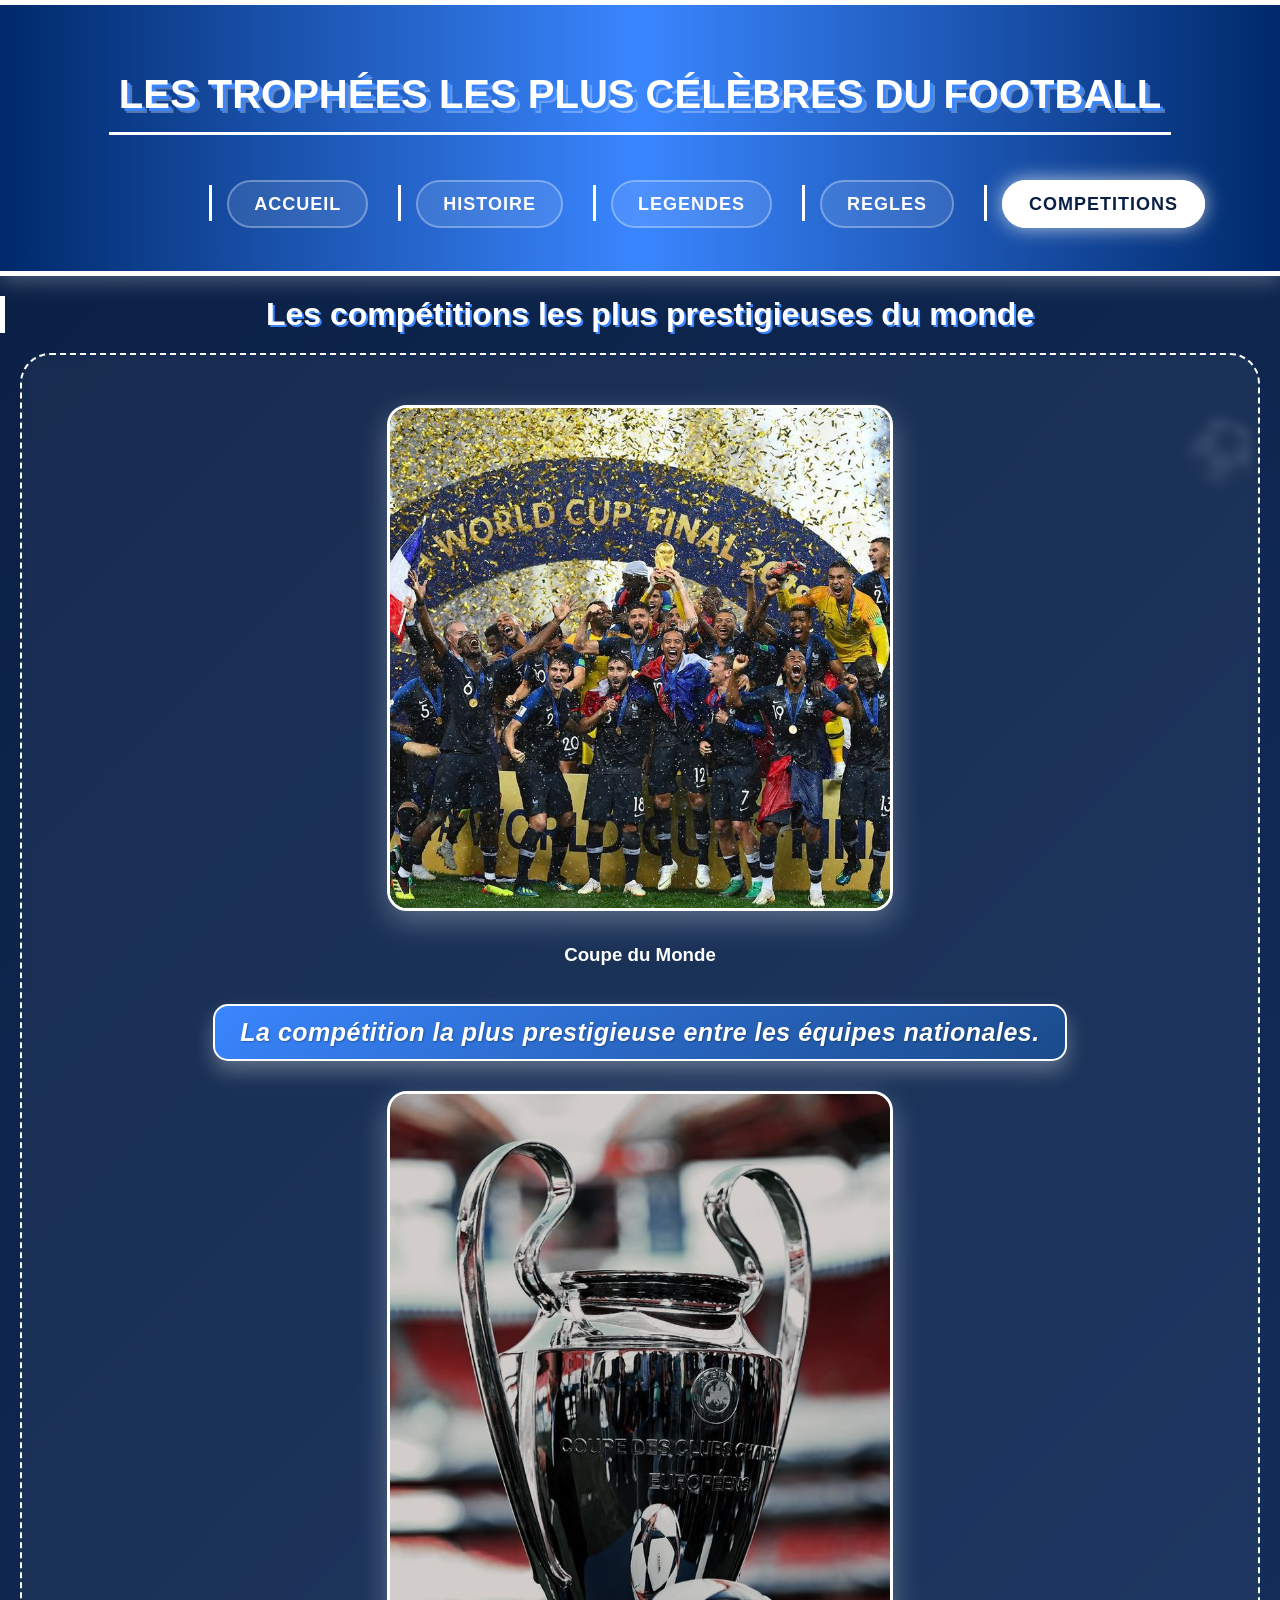
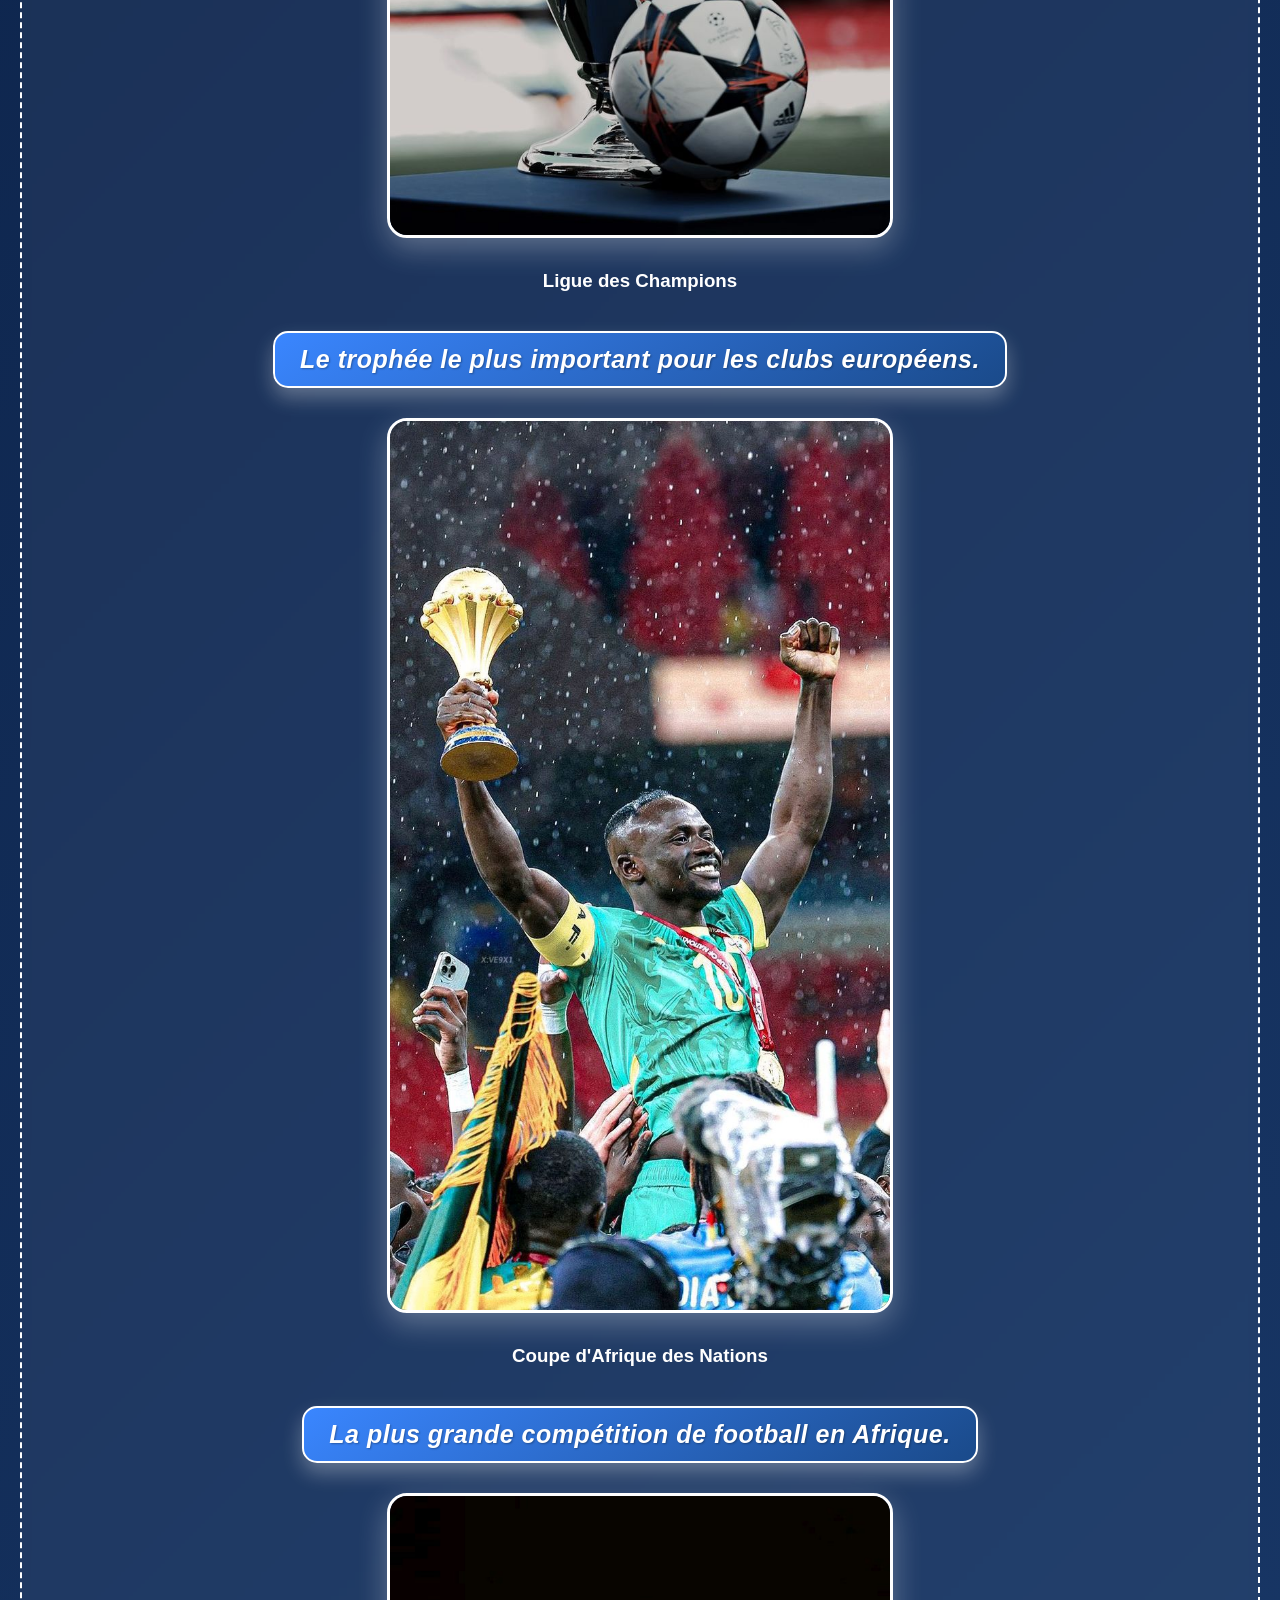
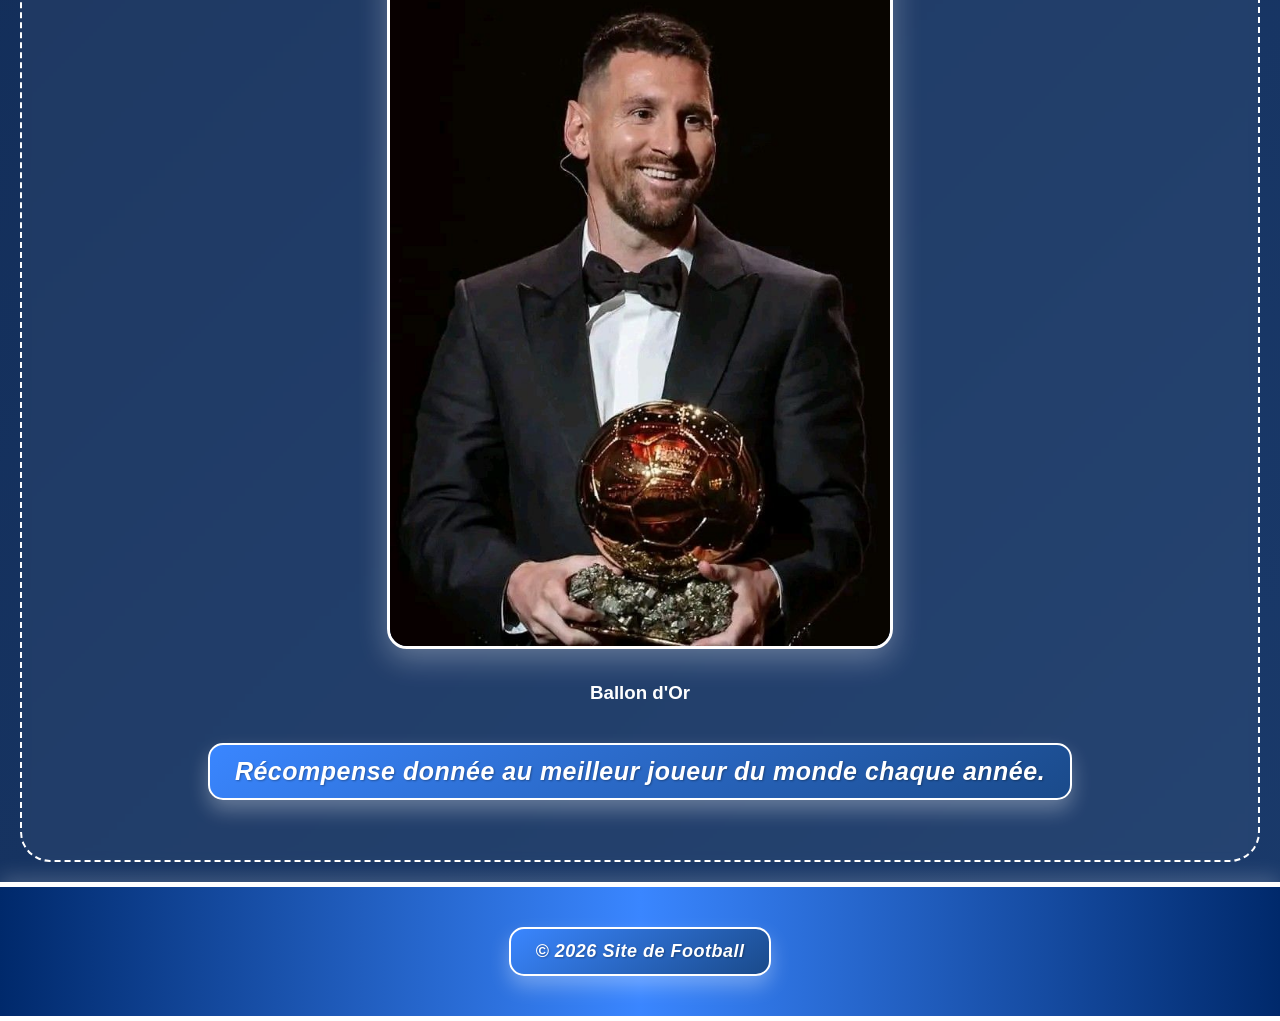
<file: COMPETITIONS.html>
<!DOCTYPE html>
<html lang="fr">

<head>
<meta charset="UTF-8">
<title>Trophées célèbres du football</title>
<link rel="stylesheet" href="style.css">
</head>

<body>

<header>
<h1>Les Trophées les plus célèbres du Football</h1>

<nav>
<ul>
<li><a href="index.html">ACCUEIL</a></li>
<li><a href="histoire.html">HISTOIRE</a></li>
<li><a href="legendes.html">LEGENDES</a></li>
<li><a href="regles.html">REGLES</a></li>
<li><a href="COMPETITIONS.html" class="active">COMPETITIONS</a></li>
</ul>
</nav>

</header>

<h2>Les compétitions les plus prestigieuses du monde</h2>

<section>

<div class="container">
<div class="trophies">

<div class="card">
<img src="Le moment où les Bleus soulèvent la Coupe du monde _ Coupe du monde, Coupe du monde football, Coupe du monde 2018.jpg">
<h3>Coupe du Monde</h3>
<p>La compétition la plus prestigieuse entre les équipes nationales.</p>
</div>

<div class="card">
<img src="téléchargement (12).jpg">
<h3>Ligue des Champions</h3>
<p>Le trophée le plus important pour les clubs européens.</p>
</div>

<div class="card">
<img src="téléchargement (13).jpg">
<h3>Coupe d'Afrique des Nations</h3>
<p>La plus grande compétition de football en Afrique.</p>
</div>

<div class="card">
<img src="Congratulations Leo🤍.jpg">
<h3>Ballon d'Or</h3>
<p>Récompense donnée au meilleur joueur du monde chaque année.</p>
</div>

</div>
</div>

</section>

<footer>
<p>© 2026 Site de Football</p>
</footer>

</body>
</html>
</file>
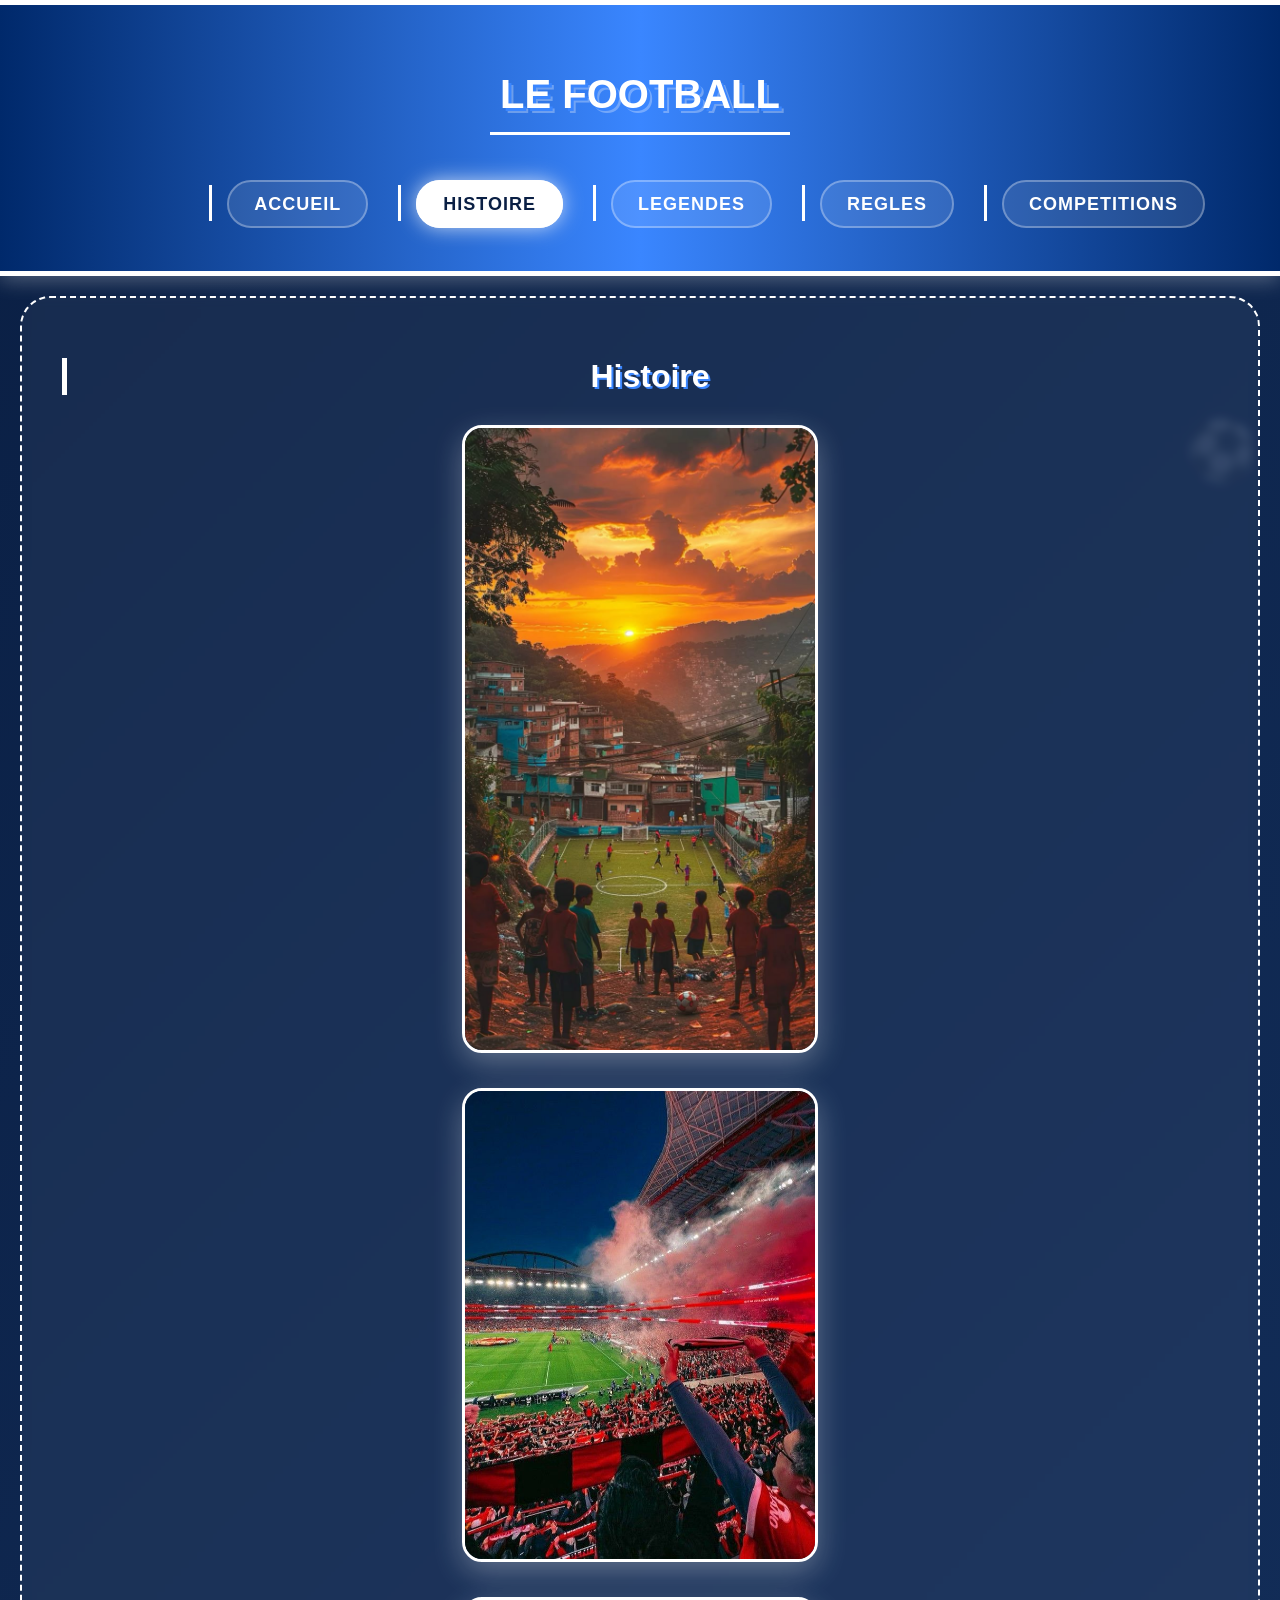
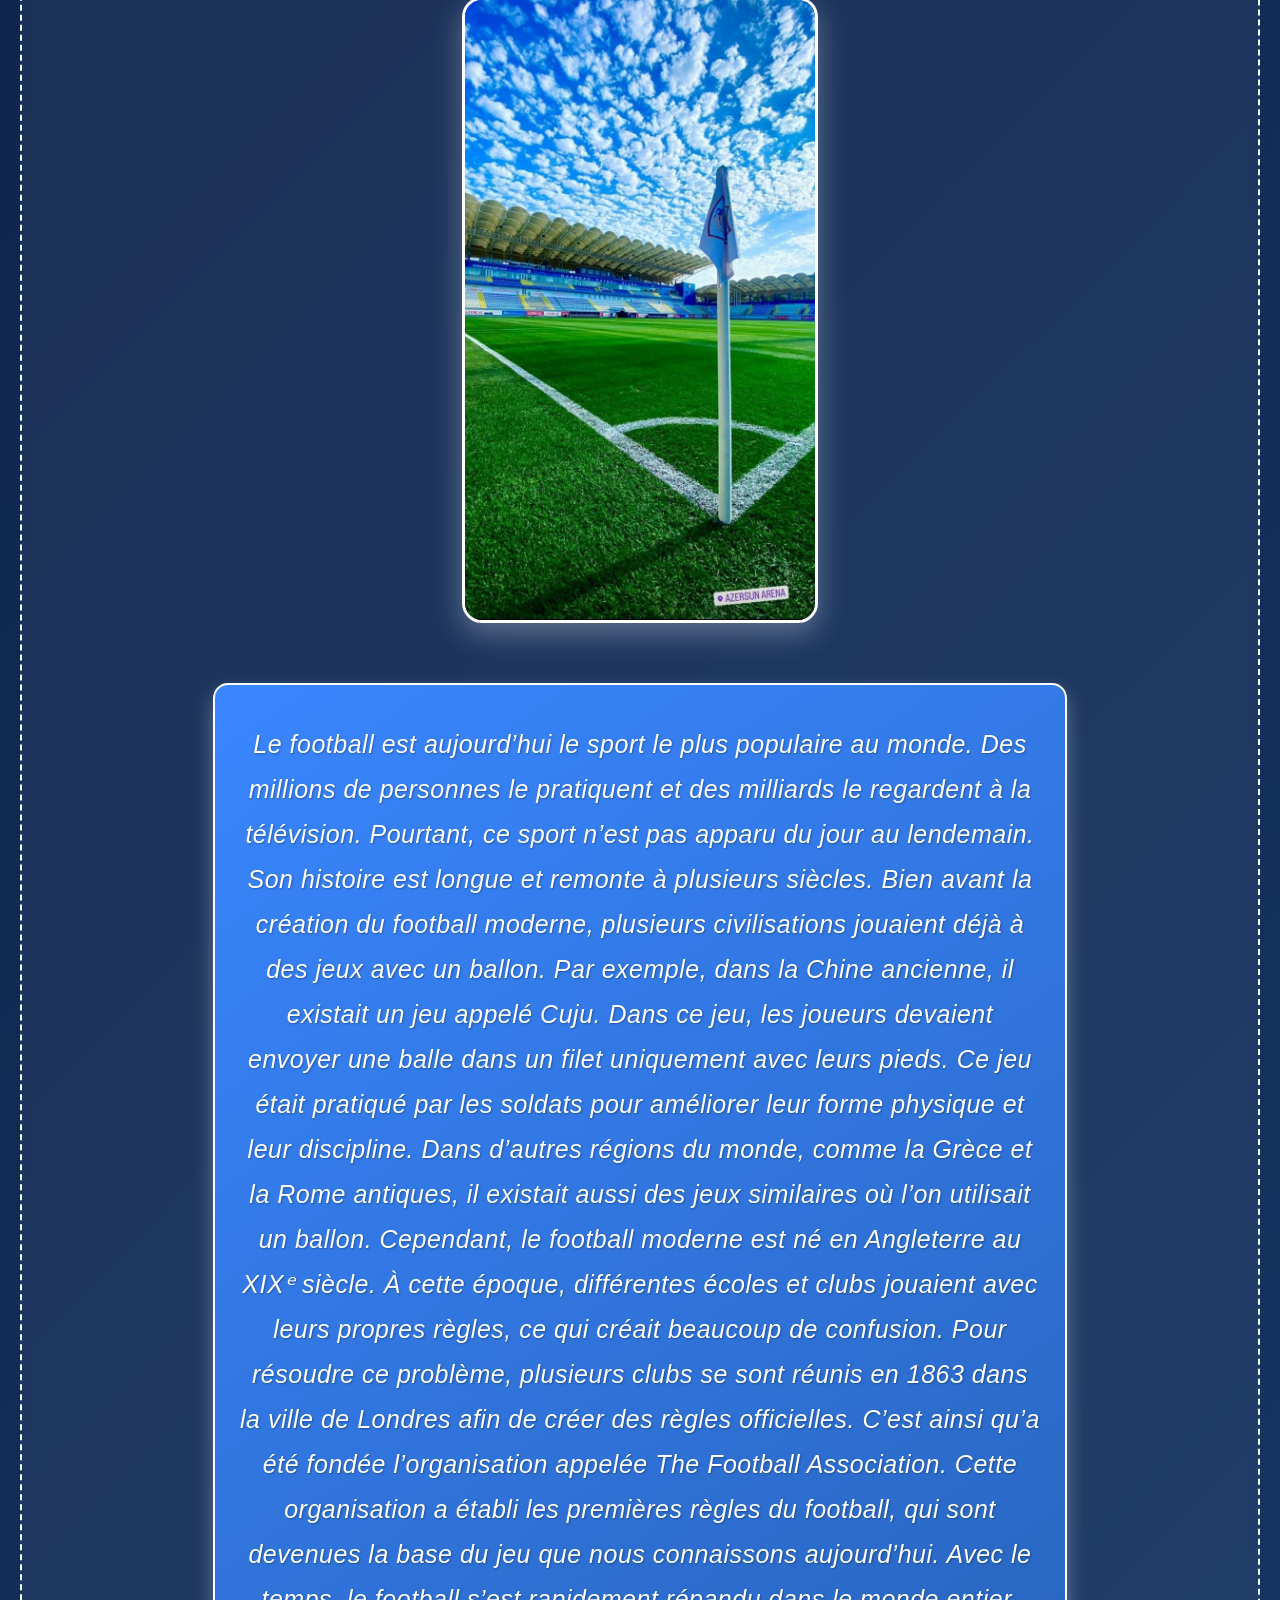
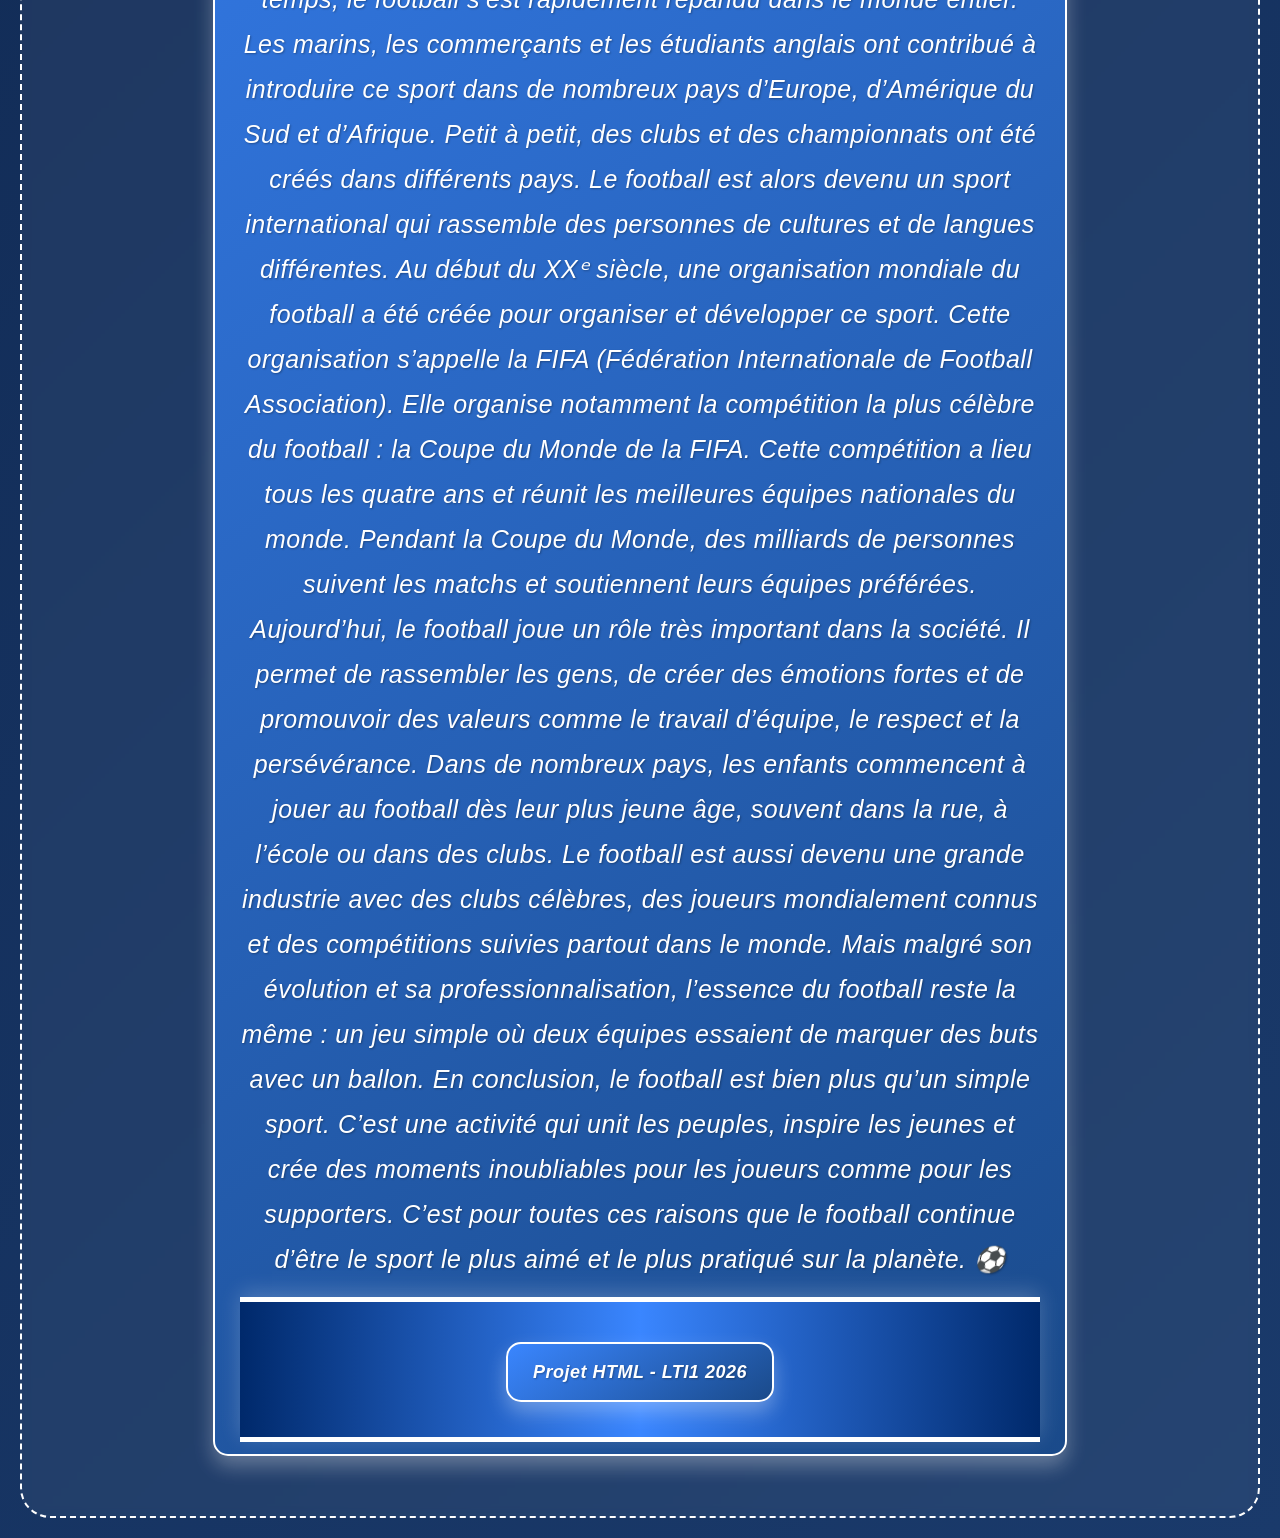
<file: histoire.html>
<!DOCTYPE html>
<html lang="fr">
<head>
<meta charset="UTF-8">
<title>Histoire - LE FOOTBALL  </title>
<link rel="stylesheet" href="style.css">
</head>
<body>

<header>
<h1> LE FOOTBALL</h1>
<nav>
<ul>
<li><a href="index.html">ACCUEIL</a></li>
<li><a href="histoire.html" class="active">HISTOIRE</a></li>
<li><a href="legendes.html">LEGENDES</a></li>
<li><a href="regles.html">REGLES</a></li>
<li><a href="COMPETITIONS.html"> COMPETITIONS </a></li>
</ul>
</nav>
</header>
<section class="histoire">

<h2>Histoire</h2>

<div class="contenu">

<div class="images">
<img src="football in favelas.jpg" alt="">
<img src="téléchargement (6).jpg" alt="">
<img src="téléchargement (9).jpg" alt="">
</div>

<div class="texte">
<p>
Le football est aujourd’hui le sport le plus populaire au monde. Des millions de personnes le pratiquent et des milliards le regardent à la télévision. Pourtant, ce sport n’est pas apparu du jour au lendemain. Son histoire est longue et remonte à plusieurs siècles.

Bien avant la création du football moderne, plusieurs civilisations jouaient déjà à des jeux avec un ballon. Par exemple, dans la Chine ancienne, il existait un jeu appelé Cuju. Dans ce jeu, les joueurs devaient envoyer une balle dans un filet uniquement avec leurs pieds. Ce jeu était pratiqué par les soldats pour améliorer leur forme physique et leur discipline. Dans d’autres régions du monde, comme la Grèce et la Rome antiques, il existait aussi des jeux similaires où l’on utilisait un ballon.

Cependant, le football moderne est né en Angleterre au XIXᵉ siècle. À cette époque, différentes écoles et clubs jouaient avec leurs propres règles, ce qui créait beaucoup de confusion. Pour résoudre ce problème, plusieurs clubs se sont réunis en 1863 dans la ville de Londres afin de créer des règles officielles. C’est ainsi qu’a été fondée l’organisation appelée The Football Association. Cette organisation a établi les premières règles du football, qui sont devenues la base du jeu que nous connaissons aujourd’hui.

Avec le temps, le football s’est rapidement répandu dans le monde entier. Les marins, les commerçants et les étudiants anglais ont contribué à introduire ce sport dans de nombreux pays d’Europe, d’Amérique du Sud et d’Afrique. Petit à petit, des clubs et des championnats ont été créés dans différents pays. Le football est alors devenu un sport international qui rassemble des personnes de cultures et de langues différentes.

Au début du XXᵉ siècle, une organisation mondiale du football a été créée pour organiser et développer ce sport. Cette organisation s’appelle la FIFA (Fédération Internationale de Football Association). Elle organise notamment la compétition la plus célèbre du football : la Coupe du Monde de la FIFA. Cette compétition a lieu tous les quatre ans et réunit les meilleures équipes nationales du monde. Pendant la Coupe du Monde, des milliards de personnes suivent les matchs et soutiennent leurs équipes préférées.

Aujourd’hui, le football joue un rôle très important dans la société. Il permet de rassembler les gens, de créer des émotions fortes et de promouvoir des valeurs comme le travail d’équipe, le respect et la persévérance. Dans de nombreux pays, les enfants commencent à jouer au football dès leur plus jeune âge, souvent dans la rue, à l’école ou dans des clubs.

Le football est aussi devenu une grande industrie avec des clubs célèbres, des joueurs mondialement connus et des compétitions suivies partout dans le monde. Mais malgré son évolution et sa professionnalisation, l’essence du football reste la même : un jeu simple où deux équipes essaient de marquer des buts avec un ballon.

En conclusion, le football est bien plus qu’un simple sport. C’est une activité qui unit les peuples, inspire les jeunes et crée des moments inoubliables pour les joueurs comme pour les supporters. C’est pour toutes ces raisons que le football continue d’être le sport le plus aimé et le plus pratiqué sur la planète. ⚽
</p>
<footer style="margin-top: 10px;">
<p>Projet HTML - LTI1 2026</p>
</footer>

</section>
</body>
</html>
</file>
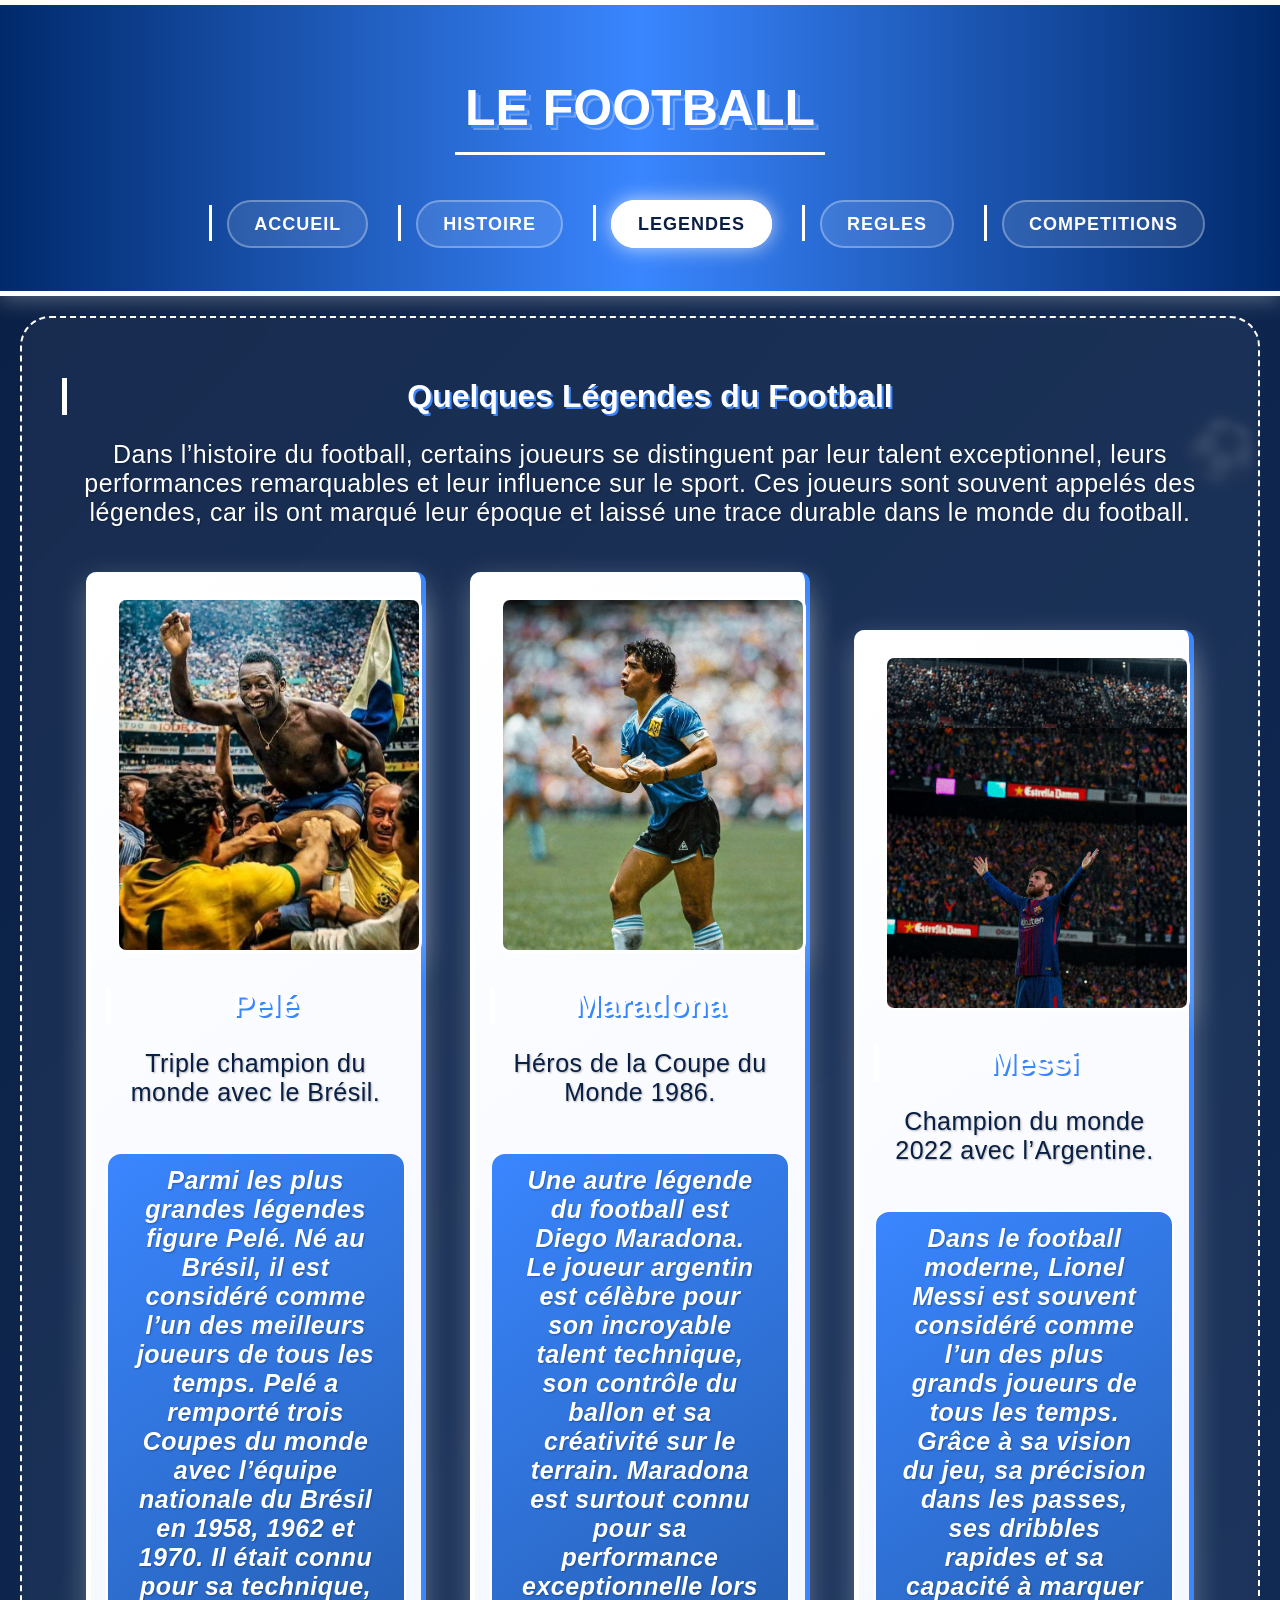
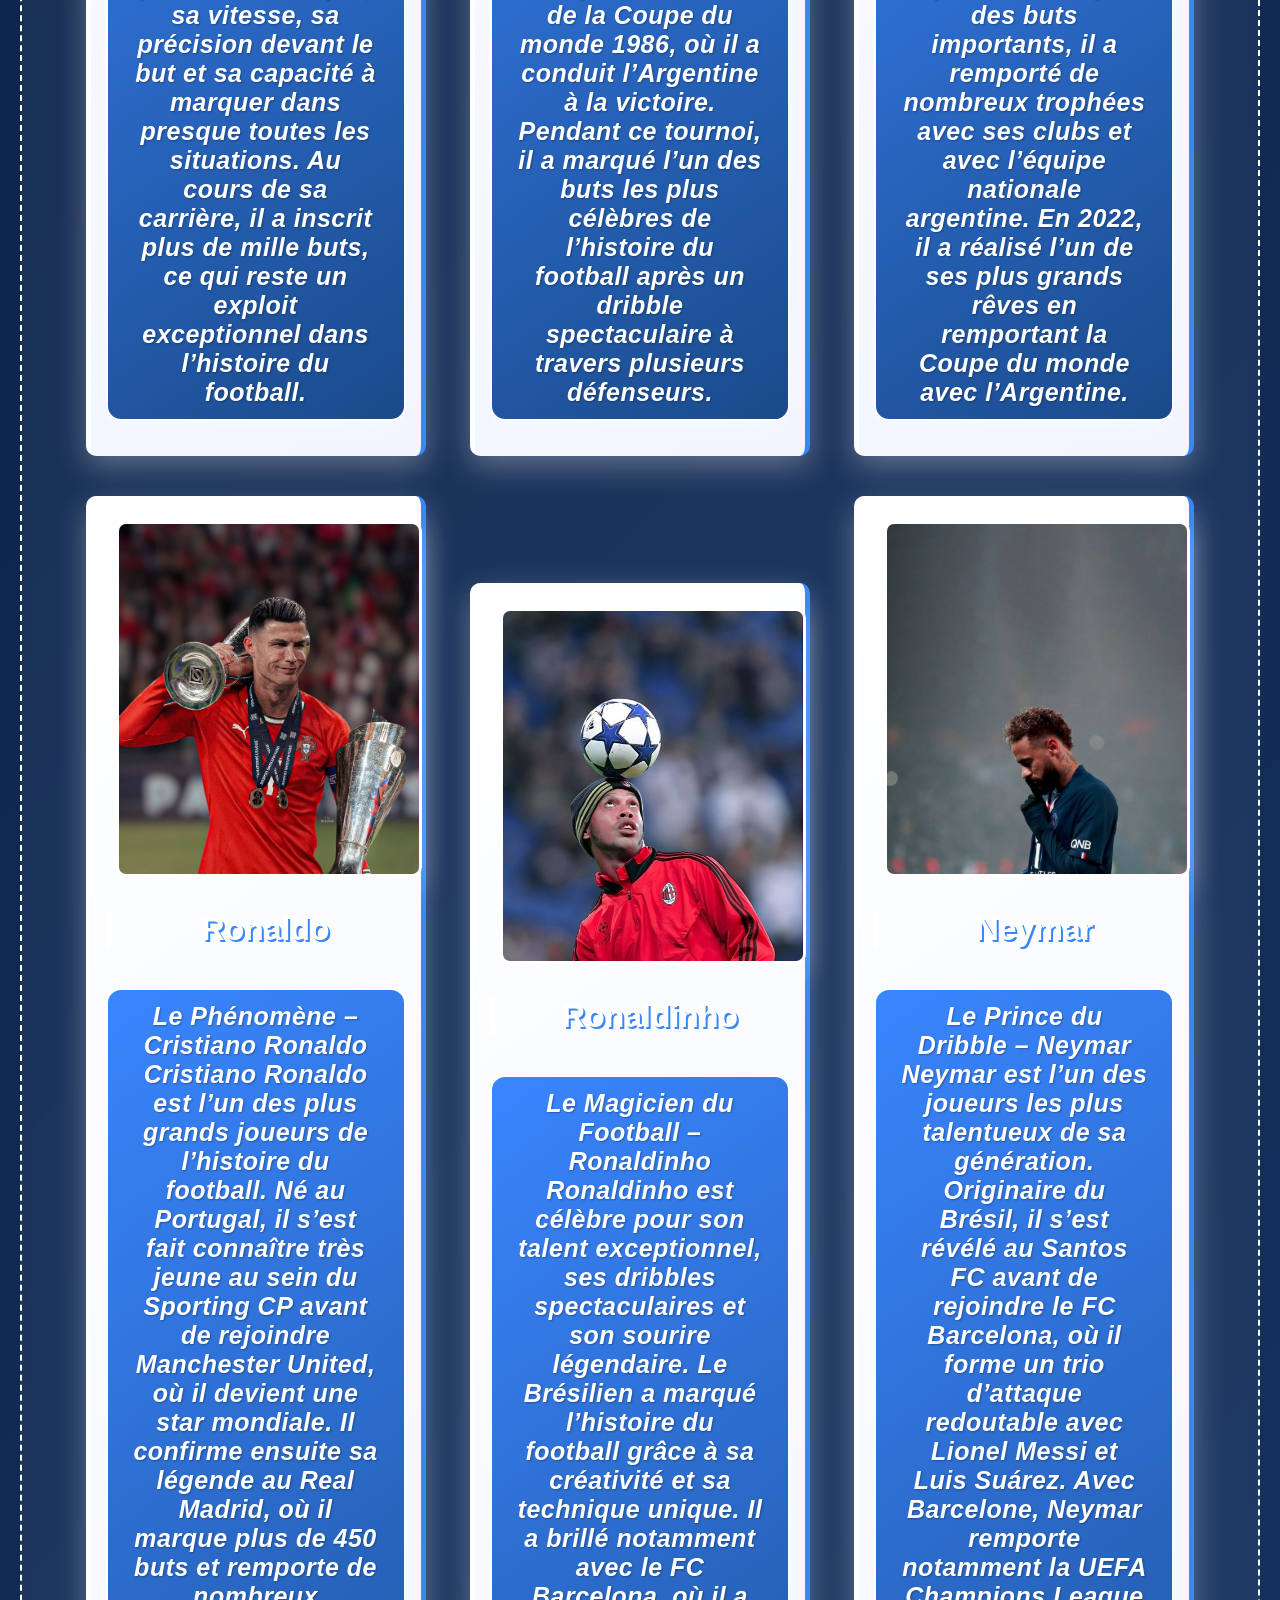
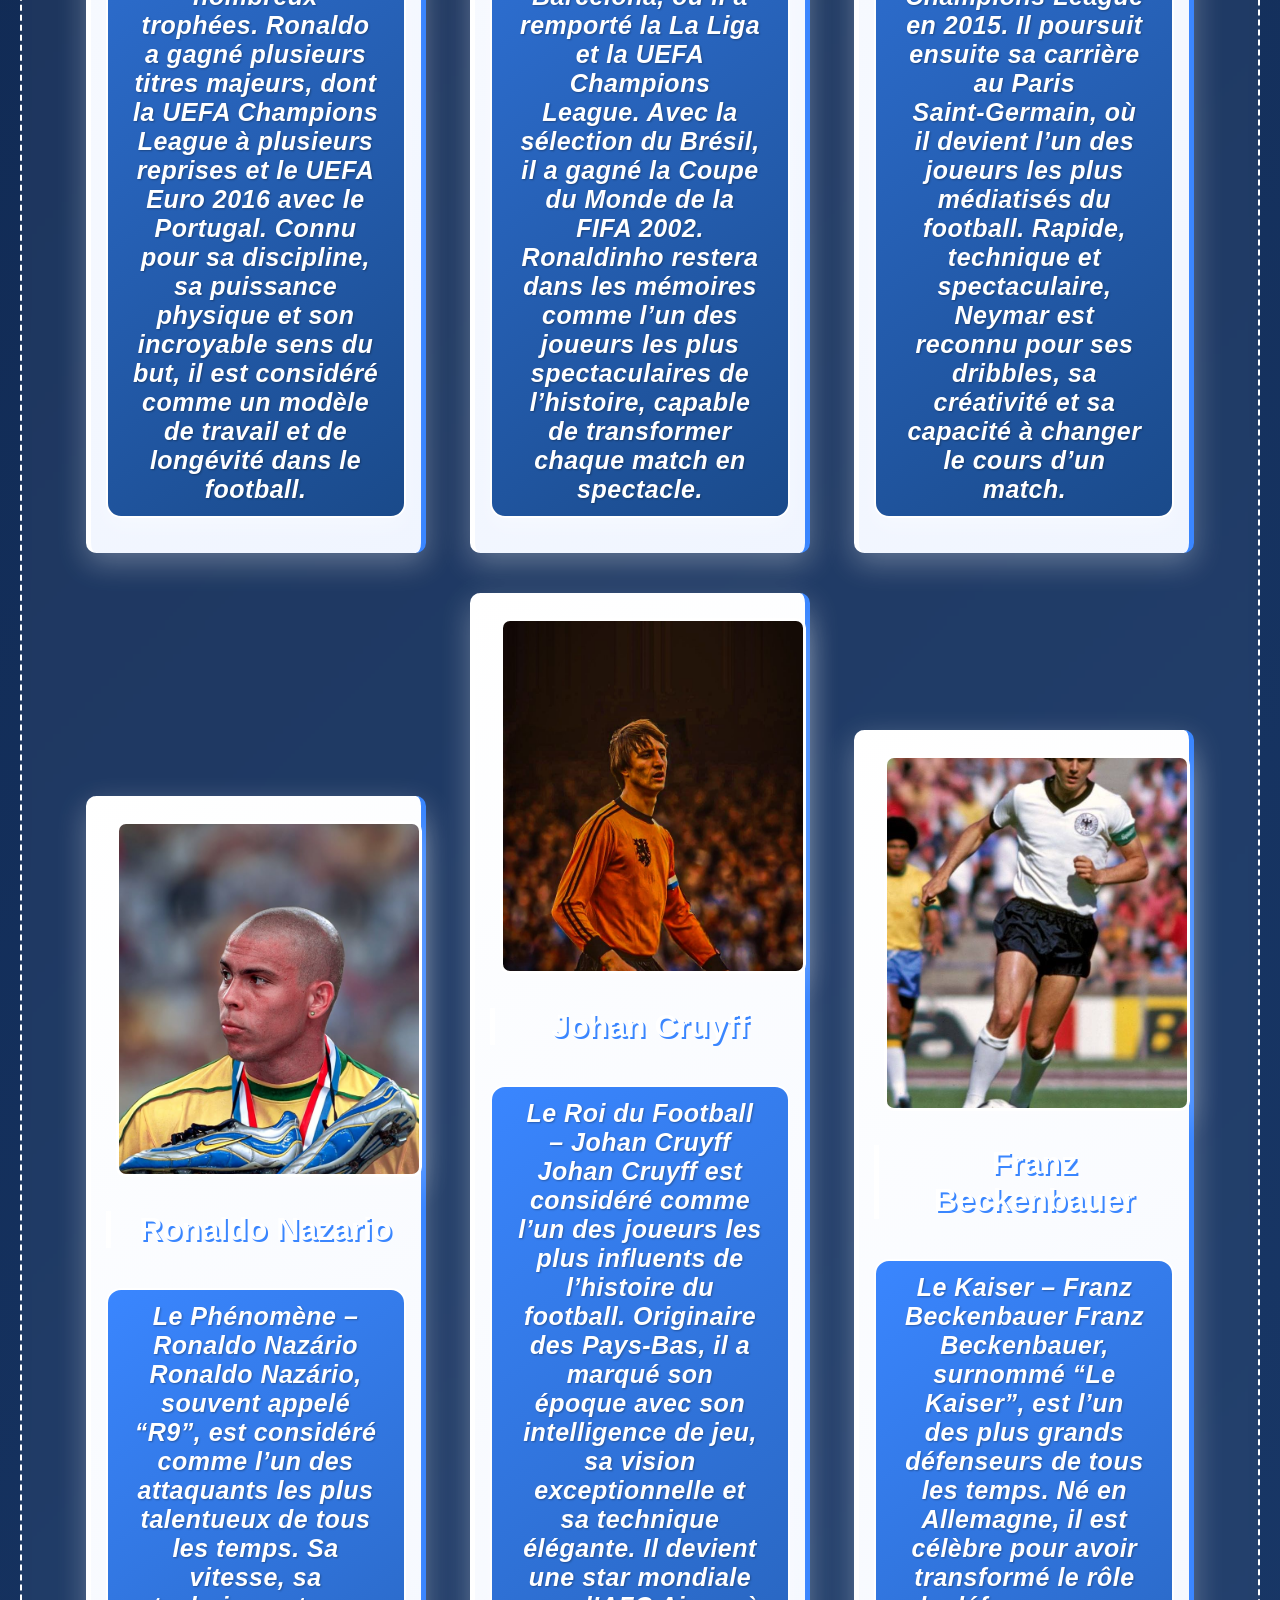
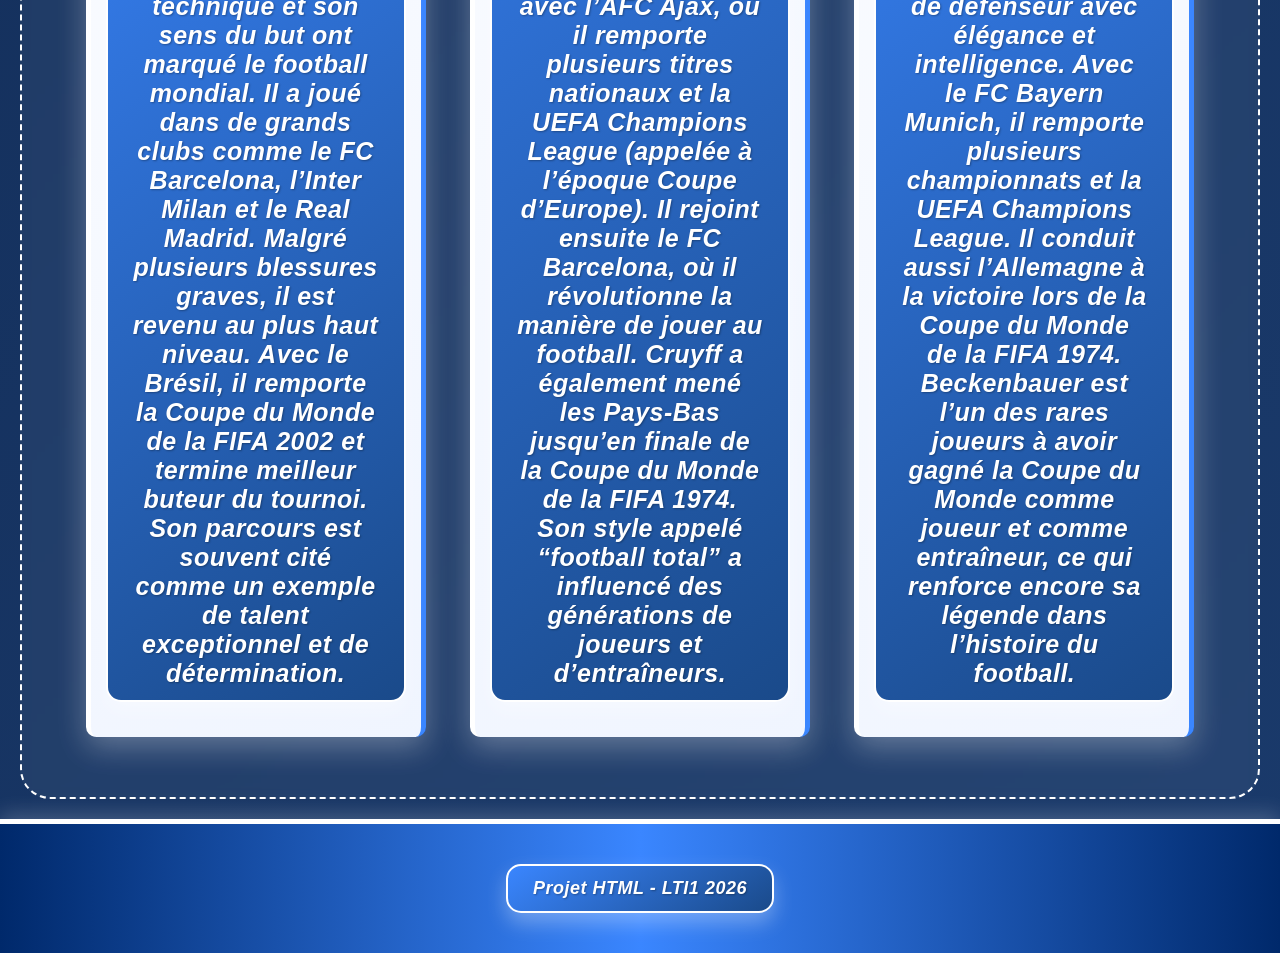
<file: legendes.html>
<!DOCTYPE html>
<html lang="fr">
<head>
<meta charset="UTF-8">
<title> </title>
<link rel="stylesheet" href="style.css">
</head>
<body>

<header>
<h1>LE FOOTBALL </h1>
<nav>
<ul>
<li><a href="index.html">ACCUEIL</a></li>
<li><a href="histoire.html">HISTOIRE</a></li>
<li><a href="legendes.html" class="active">LEGENDES</a></li>
<li><a href="regles.html">REGLES</a></li>
<li><a href="COMPETITIONS.html">COMPETITIONS </a></li>
</ul>
</nav>
</header>

<section>
<!DOCTYPE html>
<html>
<head>
<style>

body{
font-family:Arial;
text-align:center;
}

h1{
font-size:50px;

}

.joueur{
width:300px;
margin:20px;
padding:15px;
border-radius:10px;
display:inline-block;
}
.joueur img{
width:100%;
height:350px;
object-fit:cover;
}
img{
width:100%;
border-radius:10px;
}

</style>
</head>

<body>

<h2>Quelques Légendes du Football </h2>
<p>Dans l’histoire du football, certains joueurs se distinguent par leur talent exceptionnel, leurs performances remarquables et leur influence sur le sport. Ces joueurs sont souvent appelés des légendes, car ils ont marqué leur époque et laissé une trace durable dans le monde du football.</p>

<div class="joueur">
<img src="Pele.jpg">
<h2>Pelé</h2>
<p>Triple champion du monde avec le Brésil.</p>
<p> Parmi les plus grandes légendes figure Pelé. Né au Brésil, il est considéré comme l’un des meilleurs joueurs de tous les temps. Pelé a remporté trois Coupes du monde avec l’équipe nationale du Brésil en 1958, 1962 et 1970. Il était connu pour sa technique, sa vitesse, sa précision devant le but et sa capacité à marquer dans presque toutes les situations. Au cours de sa carrière, il a inscrit plus de mille buts, ce qui reste un exploit exceptionnel dans l’histoire du football.</p>
</div>

<div class="joueur">
<img src="téléchargement (3).jpg">
<h2>Maradona</h2>
<p>Héros de la Coupe du Monde 1986.</p>
<p>Une autre légende du football est Diego Maradona. Le joueur argentin est célèbre pour son incroyable talent technique, son contrôle du ballon et sa créativité sur le terrain. Maradona est surtout connu pour sa performance exceptionnelle lors de la Coupe du monde 1986, où il a conduit l’Argentine à la victoire. Pendant ce tournoi, il a marqué l’un des buts les plus célèbres de l’histoire du football après un dribble spectaculaire à travers plusieurs défenseurs.</p>
</div>

<div class="joueur">
<img src="Messi wallpaper (1).jpg">
<h2>Messi</h2>
<p>Champion du monde 2022 avec l’Argentine.</p>
<p> Dans le football moderne, Lionel Messi est souvent considéré comme l’un des plus grands joueurs de tous les temps. Grâce à sa vision du jeu, sa précision dans les passes, ses dribbles rapides et sa capacité à marquer des buts importants, il a remporté de nombreux trophées avec ses clubs et avec l’équipe nationale argentine. En 2022, il a réalisé l’un de ses plus grands rêves en remportant la Coupe du monde avec l’Argentine.</p>
</div>
<div class="joueur"> 
<img src="Second UEFA Nations League for GOAT.jpg" alt="">
<h2> Ronaldo</h2>
<p> Le Phénomène – Cristiano Ronaldo

Cristiano Ronaldo est l’un des plus grands joueurs de l’histoire du football. Né au Portugal, il s’est fait connaître très jeune au sein du Sporting CP avant de rejoindre Manchester United, où il devient une star mondiale.
Il confirme ensuite sa légende au Real Madrid, où il marque plus de 450 buts et remporte de nombreux trophées.

Ronaldo a gagné plusieurs titres majeurs, dont la UEFA Champions League à plusieurs reprises et le UEFA Euro 2016 avec le Portugal. Connu pour sa discipline, sa puissance physique et son incroyable sens du but, il est considéré comme un modèle de travail et de longévité dans le football.</p>
</div>
<div class="joueur"> 
<img src="Ronaldinho.jpg" alt="">
<h2> Ronaldinho</h2>
<p>Le Magicien du Football – Ronaldinho

Ronaldinho est célèbre pour son talent exceptionnel, ses dribbles spectaculaires et son sourire légendaire. Le Brésilien a marqué l’histoire du football grâce à sa créativité et sa technique unique.

Il a brillé notamment avec le FC Barcelona, où il a remporté la La Liga et la UEFA Champions League. Avec la sélection du Brésil, il a gagné la Coupe du Monde de la FIFA 2002.

Ronaldinho restera dans les mémoires comme l’un des joueurs les plus spectaculaires de l’histoire, capable de transformer chaque match en spectacle. </p>
</div>
<div class="joueur"> 
<img src="Neymar Jr.jpg" alt="">
<h2> Neymar</h2>
<p> Le Prince du Dribble – Neymar

Neymar est l’un des joueurs les plus talentueux de sa génération. Originaire du Brésil, il s’est révélé au Santos FC avant de rejoindre le FC Barcelona, où il forme un trio d’attaque redoutable avec Lionel Messi et Luis Suárez.

Avec Barcelone, Neymar remporte notamment la UEFA Champions League en 2015. Il poursuit ensuite sa carrière au Paris Saint‑Germain, où il devient l’un des joueurs les plus médiatisés du football.

Rapide, technique et spectaculaire, Neymar est reconnu pour ses dribbles, sa créativité et sa capacité à changer le cours d’un match. </p>
</div>
<div class="joueur"> 
<img src="Ronaldo R9 World Cup wallpaper hd.jpg" alt="">
<h2> Ronaldo Nazario</h2>
<p>Le Phénomène – Ronaldo Nazário

Ronaldo Nazário, souvent appelé “R9”, est considéré comme l’un des attaquants les plus talentueux de tous les temps. Sa vitesse, sa technique et son sens du but ont marqué le football mondial.

Il a joué dans de grands clubs comme le FC Barcelona, l’Inter Milan et le Real Madrid. Malgré plusieurs blessures graves, il est revenu au plus haut niveau.

Avec le Brésil, il remporte la Coupe du Monde de la FIFA 2002 et termine meilleur buteur du tournoi. Son parcours est souvent cité comme un exemple de talent exceptionnel et de détermination. </p>
</div>
</div>
<div class="joueur"> 
<img src="🧠.jpg" alt="">
<h2>Johan Cruyff </h2>
<p>Le Roi du Football – Johan Cruyff

Johan Cruyff est considéré comme l’un des joueurs les plus influents de l’histoire du football. Originaire des Pays-Bas, il a marqué son époque avec son intelligence de jeu, sa vision exceptionnelle et sa technique élégante.

Il devient une star mondiale avec l’AFC Ajax, où il remporte plusieurs titres nationaux et la UEFA Champions League (appelée à l’époque Coupe d’Europe). Il rejoint ensuite le FC Barcelona, où il révolutionne la manière de jouer au football.

Cruyff a également mené les Pays-Bas jusqu’en finale de la Coupe du Monde de la FIFA 1974. Son style appelé “football total” a influencé des générations de joueurs et d’entraîneurs. </p>
</div>
</div>
<div class="joueur"> 
<img src="Franz Anton Beckenbauer - defender.jpg" alt="">
<h2>Franz Beckenbauer</h2>
<p>Le Kaiser – Franz Beckenbauer

Franz Beckenbauer, surnommé “Le Kaiser”, est l’un des plus grands défenseurs de tous les temps. Né en Allemagne, il est célèbre pour avoir transformé le rôle de défenseur avec élégance et intelligence.

Avec le FC Bayern Munich, il remporte plusieurs championnats et la UEFA Champions League. Il conduit aussi l’Allemagne à la victoire lors de la Coupe du Monde de la FIFA 1974.

Beckenbauer est l’un des rares joueurs à avoir gagné la Coupe du Monde comme joueur et comme entraîneur, ce qui renforce encore sa légende dans l’histoire du football. </p>
</div>

</body>
</html>


</section>

<footer>
<p>Projet HTML - LTI1 2026</p>
</footer>

</body>
</html>
</file>
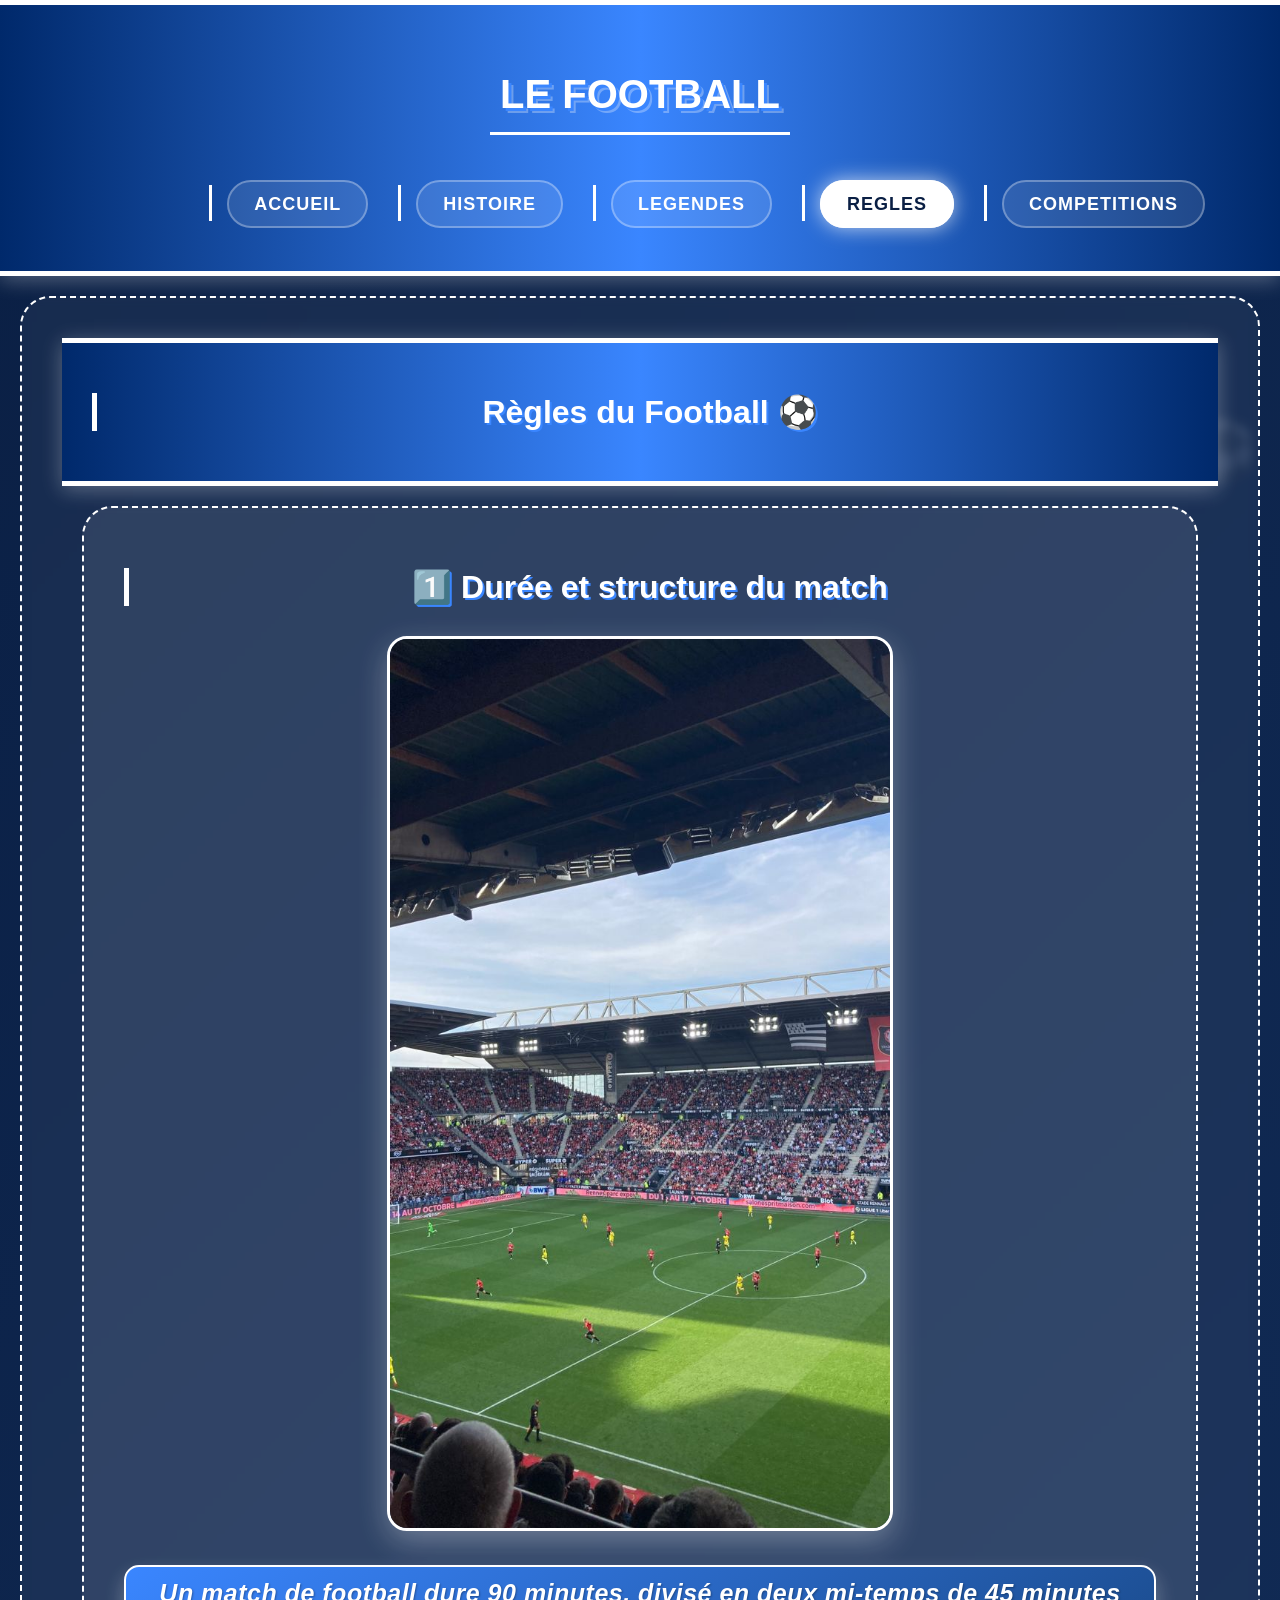
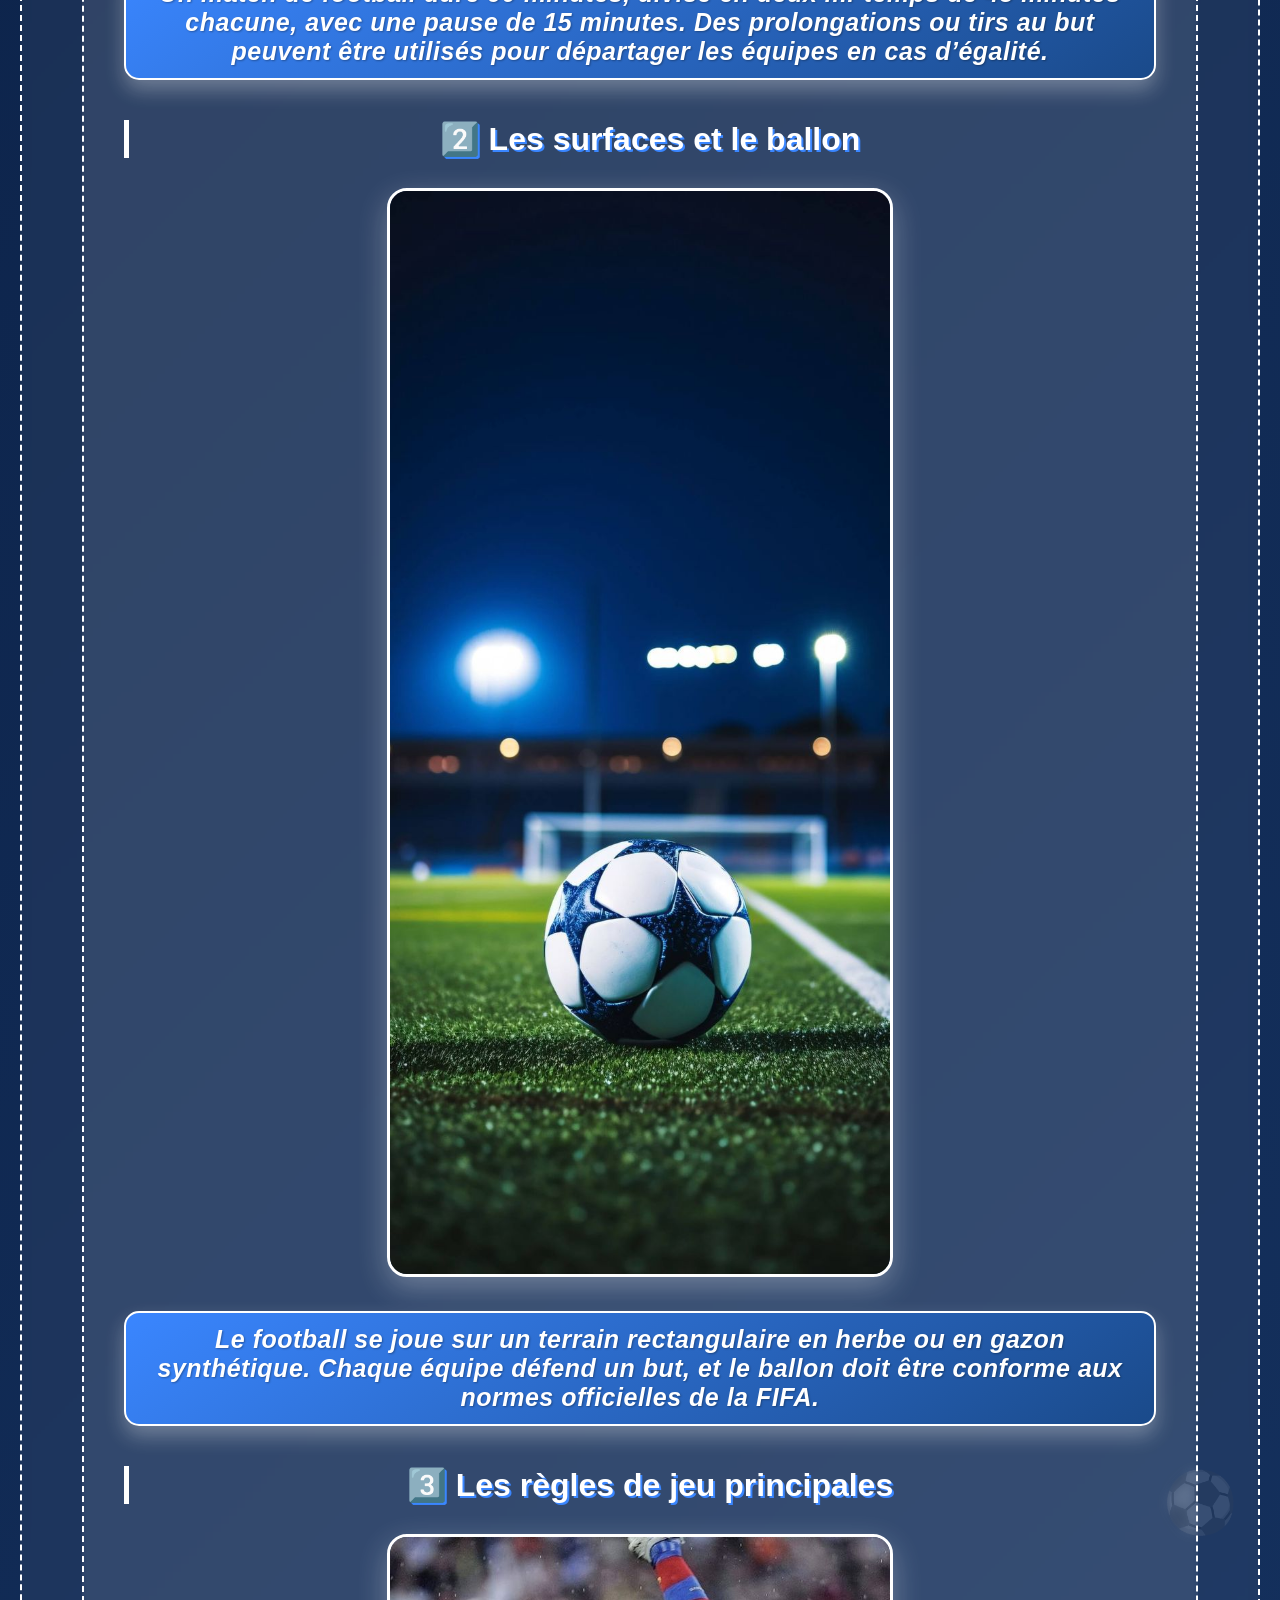
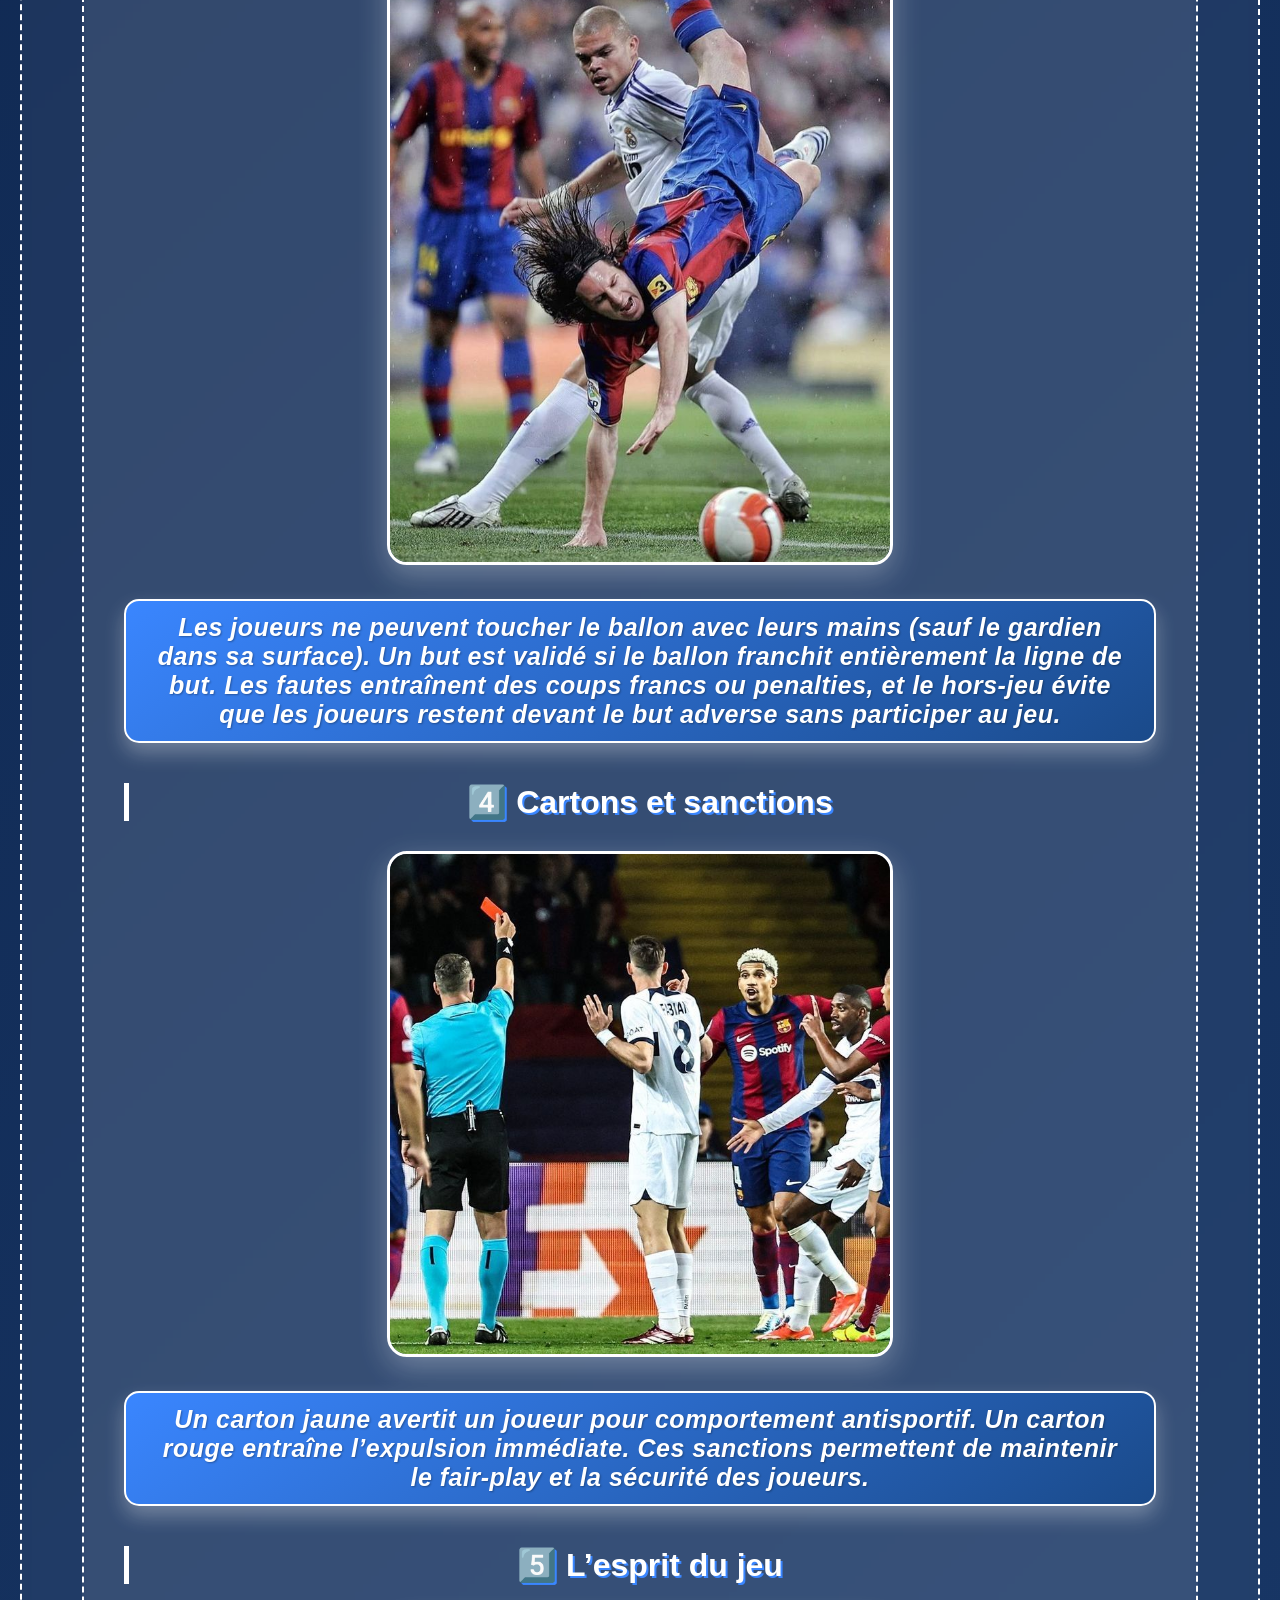
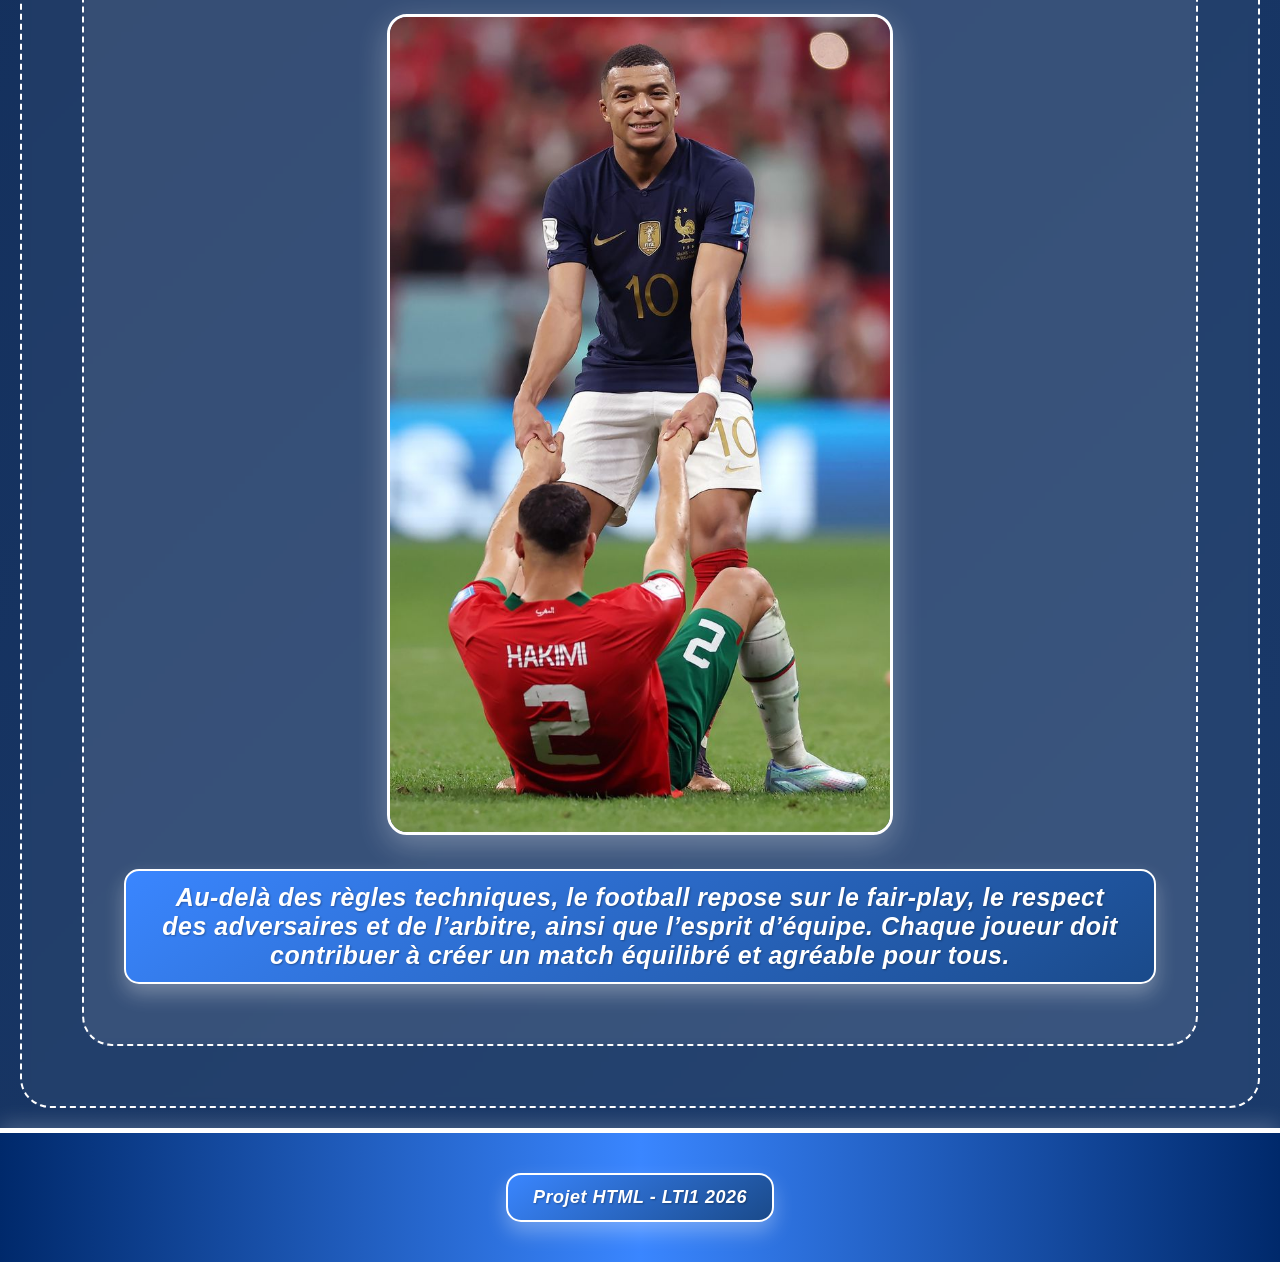
<file: REGLES.html>
<!DOCTYPE html>
<html lang="fr">
<head>
<meta charset="UTF-8">
<title>REGLES -LE  FOOTBALL</title>
<link rel="stylesheet" href="style.css">
</head>
<body>

<header>
<h1>LE FOOTBALL </h1>

<nav>
<ul>
<li><a href="index.html">ACCUEIL</a>
<li><a href="histoire.html">HISTOIRE</a>
<li><a href="legendes.html">LEGENDES</a></li>
<li><a href="regles.html" class="active" >REGLES</a></li>
<li><a href="COMPETITIONS.html">COMPETITIONS</a></li>
</ul>
</nav>
</header>
<section>
    <!DOCTYPE html>
<html>
<head>
<meta charset="UTF-8">
<title>Règles du Football</title>
<style>





</style>
</head>

<body>

<header>
    <h2>Règles du Football ⚽</h2>
</header>

<section>

<h2>1️⃣ Durée et structure du match</h2>
<div class="rule">
    <img src="Football match.jpg" alt="Terrain de football">
    <p>Un match de football dure 90 minutes, divisé en deux mi-temps de 45 minutes chacune, avec une pause de 15 minutes. Des prolongations ou tirs au but peuvent être utilisés pour départager les équipes en cas d’égalité.</p>
</div>

<h2>2️⃣ Les surfaces et le ballon</h2>
<div class="rule">
    <img src="téléchargement (11).jpg" alt="Ballon de football">
    <p>Le football se joue sur un terrain rectangulaire en herbe ou en gazon synthétique. Chaque équipe défend un but, et le ballon doit être conforme aux normes officielles de la FIFA.</p>
</div>

<h2>3️⃣ Les règles de jeu principales</h2>
<div class="rule">
    <img src="téléchargement (10).jpg" alt="Fautes au football">
    <p>Les joueurs ne peuvent toucher le ballon avec leurs mains (sauf le gardien dans sa surface). Un but est validé si le ballon franchit entièrement la ligne de but. Les fautes entraînent des coups francs ou penalties, et le hors-jeu évite que les joueurs restent devant le but adverse sans participer au jeu.</p>
</div>

<h2>4️⃣ Cartons et sanctions</h2>
<div class="rule">
    <img src="Red Card.jpg" alt="Cartons football">
    <p>Un carton jaune avertit un joueur pour comportement antisportif. Un carton rouge entraîne l’expulsion immédiate. Ces sanctions permettent de maintenir le fair-play et la sécurité des joueurs.</p>
</div>

<h2>5️⃣ L’esprit du jeu</h2>
<div class="rule">
    <img src="Francia-Marocco, il gesto di Mbappè verso Hakimi a fine partita è da applausi.jpg" alt="Fair Play football">
    <p>Au-delà des règles techniques, le football repose sur le fair-play, le respect des adversaires et de l’arbitre, ainsi que l’esprit d’équipe. Chaque joueur doit contribuer à créer un match équilibré et agréable pour tous.</p>
</div>

</section>

</body>
</html>
    
</section>
<footer>
<p>Projet HTML - LTI1 2026</p>
</footer>

</body>
</html>
</file>
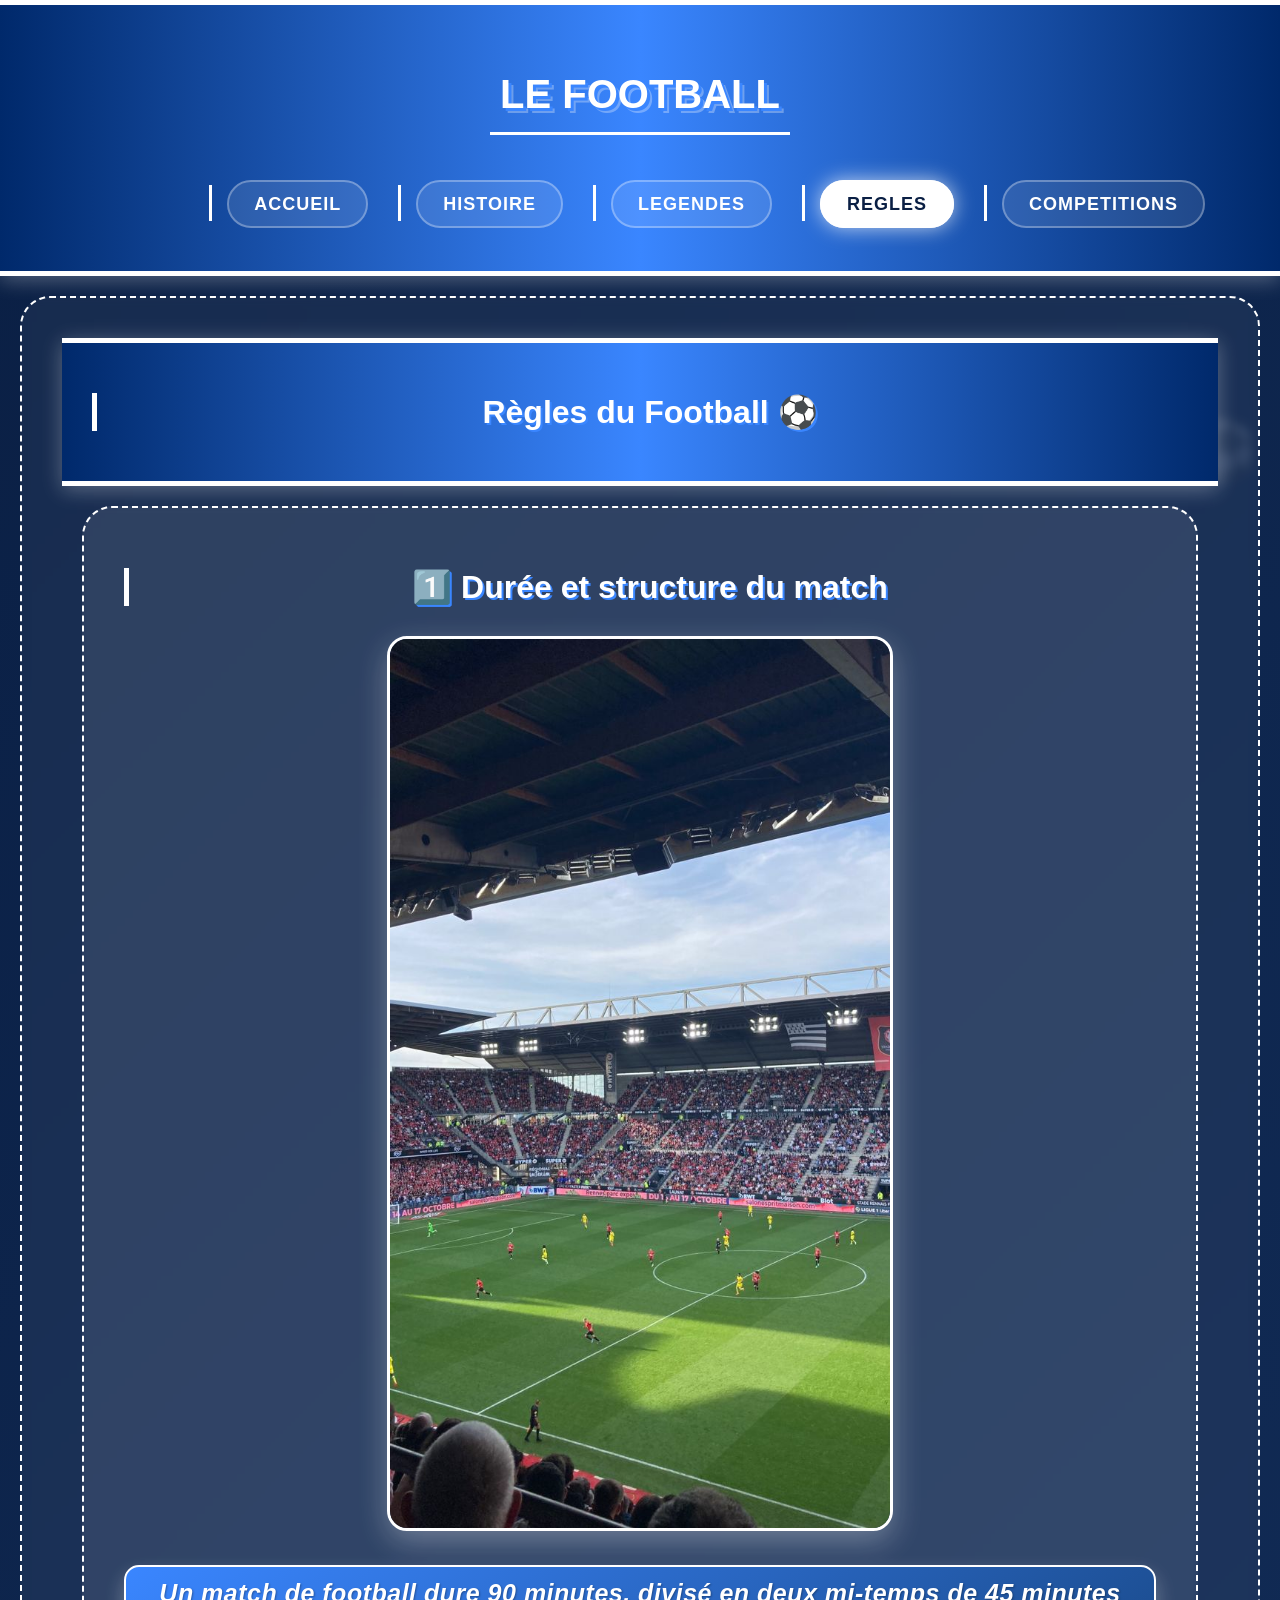
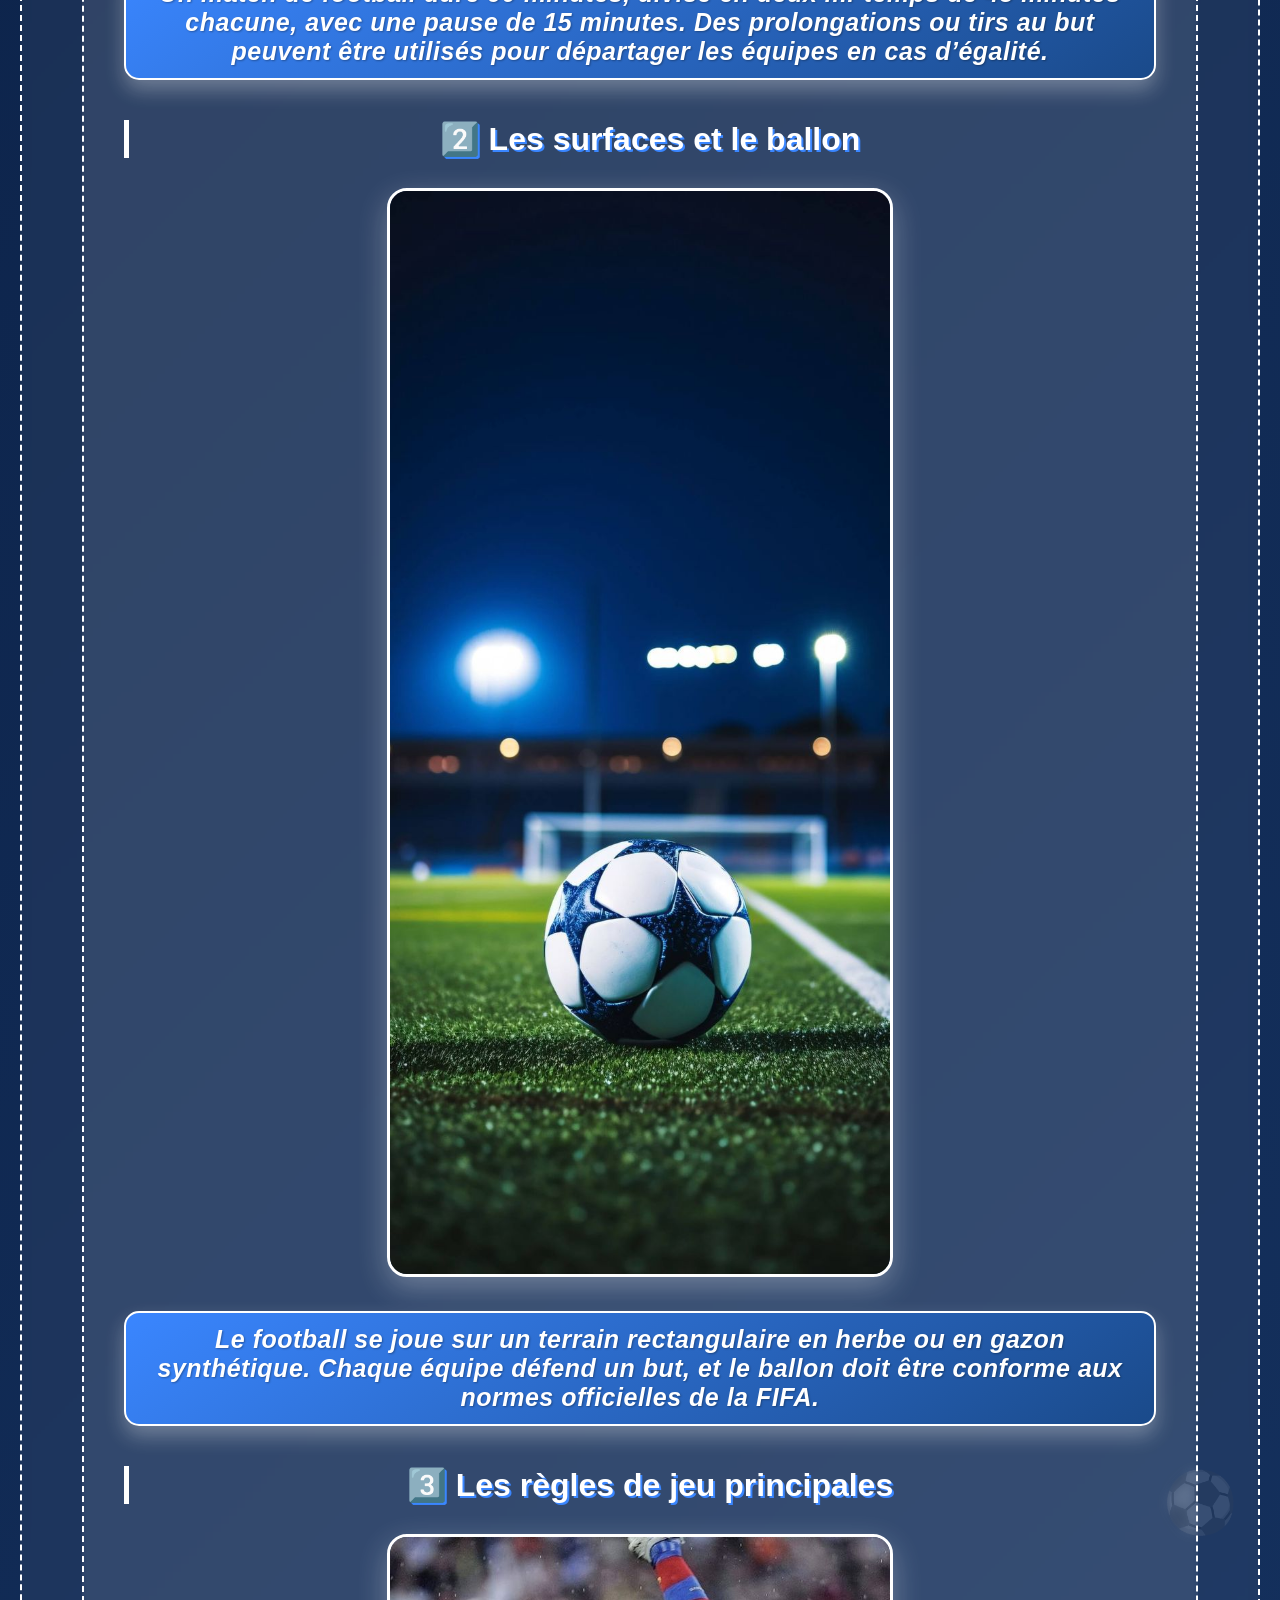
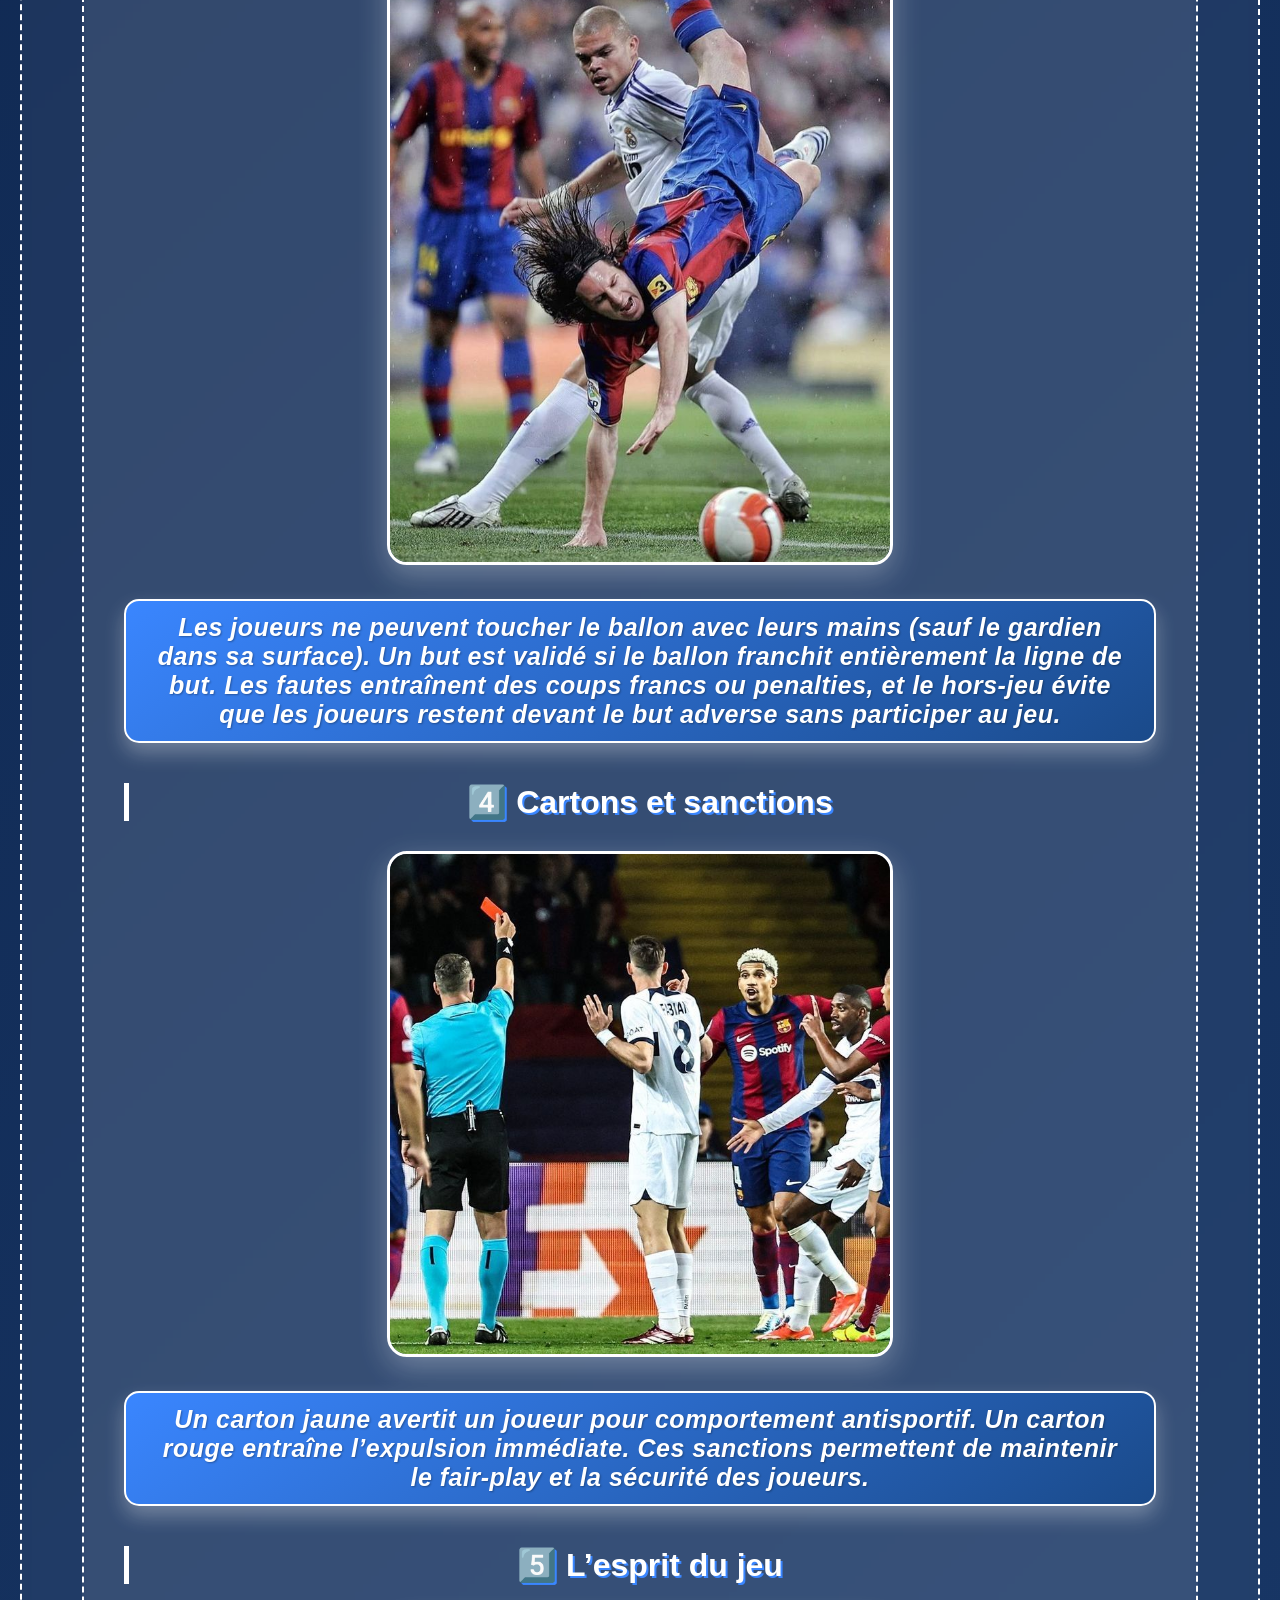
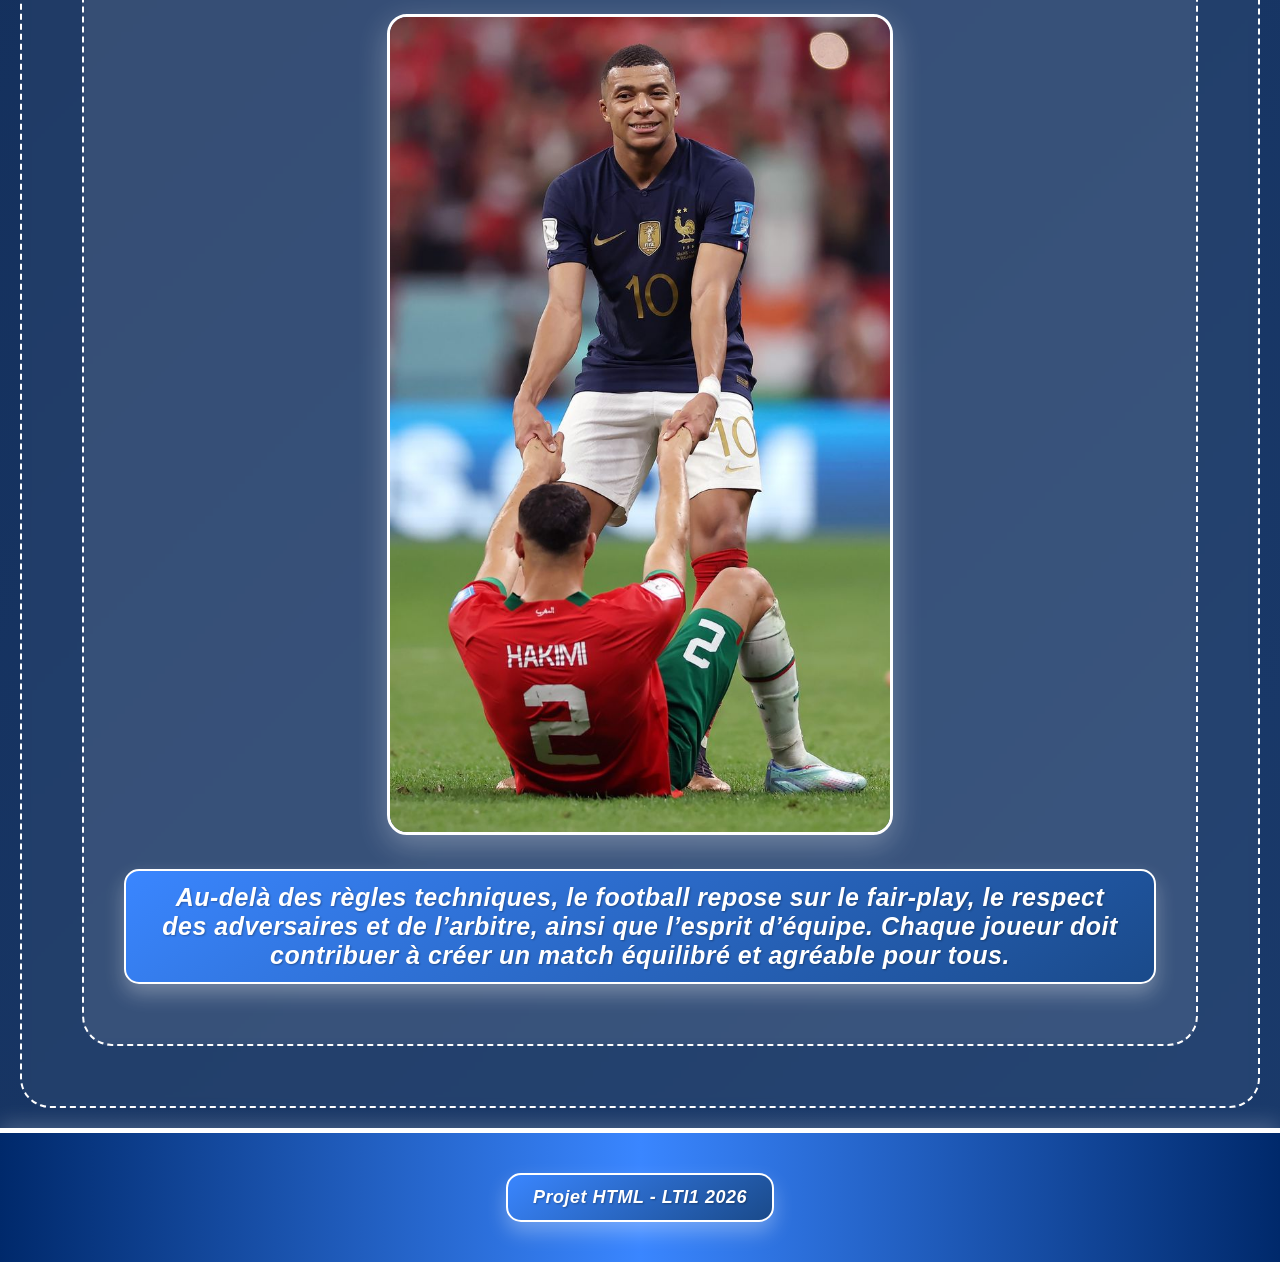
<file: regles.html>
<!DOCTYPE html>
<html lang="fr">
<head>
<meta charset="UTF-8">
<title>REGLES -LE  FOOTBALL</title>
<link rel="stylesheet" href="style.css">
</head>
<body>

<header>
<h1>LE FOOTBALL </h1>

<nav>
<ul>
<li><a href="index.html">ACCUEIL</a>
<li><a href="histoire.html">HISTOIRE</a>
<li><a href="legendes.html">LEGENDES</a></li>
<li><a href="regles.html" class="active" >REGLES</a></li>
<li><a href="COMPETITIONS.html">COMPETITIONS</a></li>
</ul>
</nav>
</header>
<section>
    <!DOCTYPE html>
<html>
<head>
<meta charset="UTF-8">
<title>Règles du Football</title>
<style>





</style>
</head>

<body>

<header>
    <h2>Règles du Football ⚽</h2>
</header>

<section>

<h2>1️⃣ Durée et structure du match</h2>
<div class="rule">
    <img src="Football match.jpg" alt="Terrain de football">
    <p>Un match de football dure 90 minutes, divisé en deux mi-temps de 45 minutes chacune, avec une pause de 15 minutes. Des prolongations ou tirs au but peuvent être utilisés pour départager les équipes en cas d’égalité.</p>
</div>

<h2>2️⃣ Les surfaces et le ballon</h2>
<div class="rule">
    <img src="téléchargement (11).jpg" alt="Ballon de football">
    <p>Le football se joue sur un terrain rectangulaire en herbe ou en gazon synthétique. Chaque équipe défend un but, et le ballon doit être conforme aux normes officielles de la FIFA.</p>
</div>

<h2>3️⃣ Les règles de jeu principales</h2>
<div class="rule">
    <img src="téléchargement (10).jpg" alt="Fautes au football">
    <p>Les joueurs ne peuvent toucher le ballon avec leurs mains (sauf le gardien dans sa surface). Un but est validé si le ballon franchit entièrement la ligne de but. Les fautes entraînent des coups francs ou penalties, et le hors-jeu évite que les joueurs restent devant le but adverse sans participer au jeu.</p>
</div>

<h2>4️⃣ Cartons et sanctions</h2>
<div class="rule">
    <img src="Red Card.jpg" alt="Cartons football">
    <p>Un carton jaune avertit un joueur pour comportement antisportif. Un carton rouge entraîne l’expulsion immédiate. Ces sanctions permettent de maintenir le fair-play et la sécurité des joueurs.</p>
</div>

<h2>5️⃣ L’esprit du jeu</h2>
<div class="rule">
    <img src="Francia-Marocco, il gesto di Mbappè verso Hakimi a fine partita è da applausi.jpg" alt="Fair Play football">
    <p>Au-delà des règles techniques, le football repose sur le fair-play, le respect des adversaires et de l’arbitre, ainsi que l’esprit d’équipe. Chaque joueur doit contribuer à créer un match équilibré et agréable pour tous.</p>
</div>

</section>

</body>
</html>
    
</section>
<footer>
<p>Projet HTML - LTI1 2026</p>
</footer>

</body>
</html>
</file>
<file: style.css>
/* Style général du site */
body{
background:linear-gradient(135deg, #0a1f44 0%, #1a3a6b 100%);
margin:0;
font-family:'Poppins', Arial, Helvetica, sans-serif;
color:white;
}

/* Paragraphes */
p{
font-size:25px;
color:#ffffff;
font-weight:400;
letter-spacing:0.5px;
text-shadow:1px 1px 2px rgba(0,0,0,0.3);
}

/* Titres */
h1{
font-size:40px;
color:#ffffff;
text-align:center;
padding:10px;
text-transform:uppercase;
font-weight:800;
text-shadow:3px 3px 0px #3a86ff, 5px 5px 0px rgba(255,255,255,0.3);
border-bottom:3px solid #ffffff;
display:inline-block;
padding-bottom:15px;
margin-bottom:30px;
}

h2{
color:#ffffff;
font-size:32px;
font-weight:700;
border-left:5px solid #ffffff;
padding-left:15px;
margin:20px 0;
text-shadow:2px 2px 0px #3a86ff;
text-align: center;
}

/* Image de fond */
.Some{
background-repeat:no-repeat;
background-size:cover;
background-position:center;
border:3px solid #ffffff;
border-radius:15px;
box-shadow:0 10px 30px rgba(255,255,255,0.2);
}

/* Style joueur */
.joueur{
background:linear-gradient(145deg, #ffffff, #f0f5ff);
color:#0a1f44;
padding:20px;
border-radius:0 20px 20px 20px ;
box-shadow:0 10px 30px rgba(255,255,255,0.3);
border-left:5px solid #ffffff;
border-right:5px solid #3a86ff;
transition:all 0.3s ease;
margin-left: auto;
}

.joueur:hover{
box-shadow:0 15px 40px rgba(255,255,255,0.4);
transform:translateY(-5px);
}

.joueur p{
color:#0a1f44;
font-weight:500;
margin-left: auto;
}

/* Header */
header{
background:linear-gradient(90deg, #00296b, #3a86ff, #00296b);
padding:30px;
text-align:center;
box-shadow:0 4px 20px rgba(255,255,255,0.3);
border-bottom:5px solid #ffffff;
border-top:5px solid #ffffff;
}

/* Navigation */
nav ul{
list-style:none;
padding:0;
display:flex;
justify-content:flex-end;
flex-wrap:wrap;
margin-right:30px;
}

nav ul li{
display:inline-block;
margin:0 15px;
text-align:center;
}

nav a{
text-decoration:none;
color:white;
font-weight:bold;
padding:12px 25px;
transition:all 0.3s ease;
border-radius:30px;
background-color:rgba(255,255,255,0.1);
border:2px solid rgba(255,255,255,0.3);
font-size:18px;
letter-spacing:1px;
backdrop-filter:blur(5px);
}

/* Effet menu */


/* Page active */
.active{
background-color:#ffffff;
color:#0a1f44;
font-weight:bold;
border:2px solid #ffffff;
box-shadow:0 0 20px rgba(255,255,255,0.7);
}

/* Sections */
section{
padding:40px;
text-align:center;
border:2px dashed #ffffff;
border-radius:30px;
margin:20px;
background-color:rgba(255,255,255,0.05);
backdrop-filter:blur(5px);
}

/* Images générales */
img{
width:100%;
max-width:500px;
height:100%;
object-fit:cover;
margin:10px;
border-radius:20px;
box-shadow:0 10px 30px rgba(255,255,255,0.3);
transition:all 0.4s ease;
border:3px solid #ffffff;
}
img:hover{
transform:scale(1.08) rotate(1deg);
border:3px solid #ffffff;
box-shadow:0 20px 40px rgba(255,255,255,0.5);
}

/* Section histoire */
.histoire .contenu{
display:flex;
gap:30px;
align-items:flex-start;
justify-content:center;
flex-wrap:wrap;
}

.histoire .images{
display:flex;
flex-direction:column;
gap:15px;
}

.histoire .images img{
width:350px;
height:auto;
border:3px solid #ffffff;
}

.histoire .images img:hover{
border:3px solid #ffffff;
box-shadow:0 15px 35px rgba(255,255,255,0.5);
}

/* Texte histoire */
.histoire .texte{
max-width:800px;
line-height:1.8;
text-align:left;
padding:25px;
font-size:18px;
border:2px solid #ffffff;
border-radius:20px;
background-color:rgba(255,255,255,0.1);
backdrop-filter:blur(5px);
}

.histoire .texte p{
color:#ffffff;
margin-bottom:15px;
}
.competition{
background:linear-gradient(145deg,#ffffff,#f0f5ff);
color:#0a1f44;
padding:20px;
border-radius:20px;
box-shadow:0 10px 30px rgba(255,255,255,0.3);
margin:20px;
}
/* Vidéos */
iframe, video{
margin-top:20px;
border-radius:20px;
max-width:100%;
box-shadow:0 10px 30px rgba(255,255,255,0.3);
transition:all 0.4s ease;
}

iframe:hover, video:hover{
transform:scale(1.02);
box-shadow:0 20px 40px rgba(255,255,255,0.5);
}

/* Vidéo en arrière-plan */
#video-background{
background-repeat: no-repeat;
position:fixed;
top:0;
left:0;
width:100%;
height:100%;
overflow:hidden;
z-index:-1; 
}

#video-background video{
width:100%;
height:100%;
object-fit:cover;
border:none;
box-shadow:none;
filter:brightness(0.6) saturate(1.2);
}

#video-background::after{
content:'';
position:absolute;
top:0;
left:0;
width:100%;
height:100%;
background:linear-gradient(135deg, rgba(10,31,68,0.4), rgba(58,134,255,0.2));
pointer-events:none;
}

/* Footer */
footer{
background:linear-gradient(90deg, #00296b, #3a86ff, #00296b);
color:white;
text-align:center;
padding:20px;
margin-top:10px;
border-top:5px solid #ffffff;
border-bottom:5px solid #ffffff;
box-shadow:0 -5px 20px rgba(255,255,255,0.2);
}

footer p{
font-size:18px;
color:white;
font-weight:500;
text-shadow:1px 1px 2px rgba(0,0,0,0.3);
}

/* Style pour les textes importants */
strong, b{
color:#ffffff;
font-size:1.1em;
text-shadow:0 0 10px rgba(255,255,255,0.5);
}

/* Style pour les liens */
a{
color:#ffffff;
text-decoration:none;
border-bottom:2px solid rgba(255,255,255,0.3);
transition:all 0.3s ease;
}

a:hover{
color:#ffffff;
border-bottom:2px solid #ffffff;
text-shadow:0 0 10px white;
}

/* Style pour les listes */
ul, ol{
color:#ffffff;
font-size:20px;
line-height:1.8;
}

li{
margin:10px 0;
border-left:3px solid #ffffff;
padding-left:15px;
}

/* Style pour la signature ASUS Vivobook */
.texte:last-child, p:last-child{
font-style:italic;
color:#ffffff;
font-weight:bold;
text-align:center;
border:2px solid #ffffff;
border-radius:15px;
padding:12px 25px;
display:inline-block;
margin:20px auto;
background:linear-gradient(145deg, #3a86ff, #1a4a8a);
box-shadow:0 10px 20px rgba(255,255,255,0.3);
}

/* Éléments décoratifs blancs */
header::after{
content:'⚽';
position:absolute;
font-size:60px;
color:rgba(255,255,255,0.1);
right:20px;
top:50%;
transform:translateY(-50%);
animation:floatBall 6s ease-in-out infinite;
}

@keyframes floatBall{
0%,100%{transform:translateY(-50%) rotate(0deg);}
50%{transform:translateY(-60%) rotate(10deg);}
}

/* Responsive design */
@media (max-width:768px){
h1{font-size:32px;}
h2{font-size:24px;}
p{font-size:20px;}
section{padding:20px;margin:10px;}
nav ul{justify-content:center;}
nav ul li{margin:5px;}
nav a{padding:8px 15px;font-size:14px;}
}
</file>
